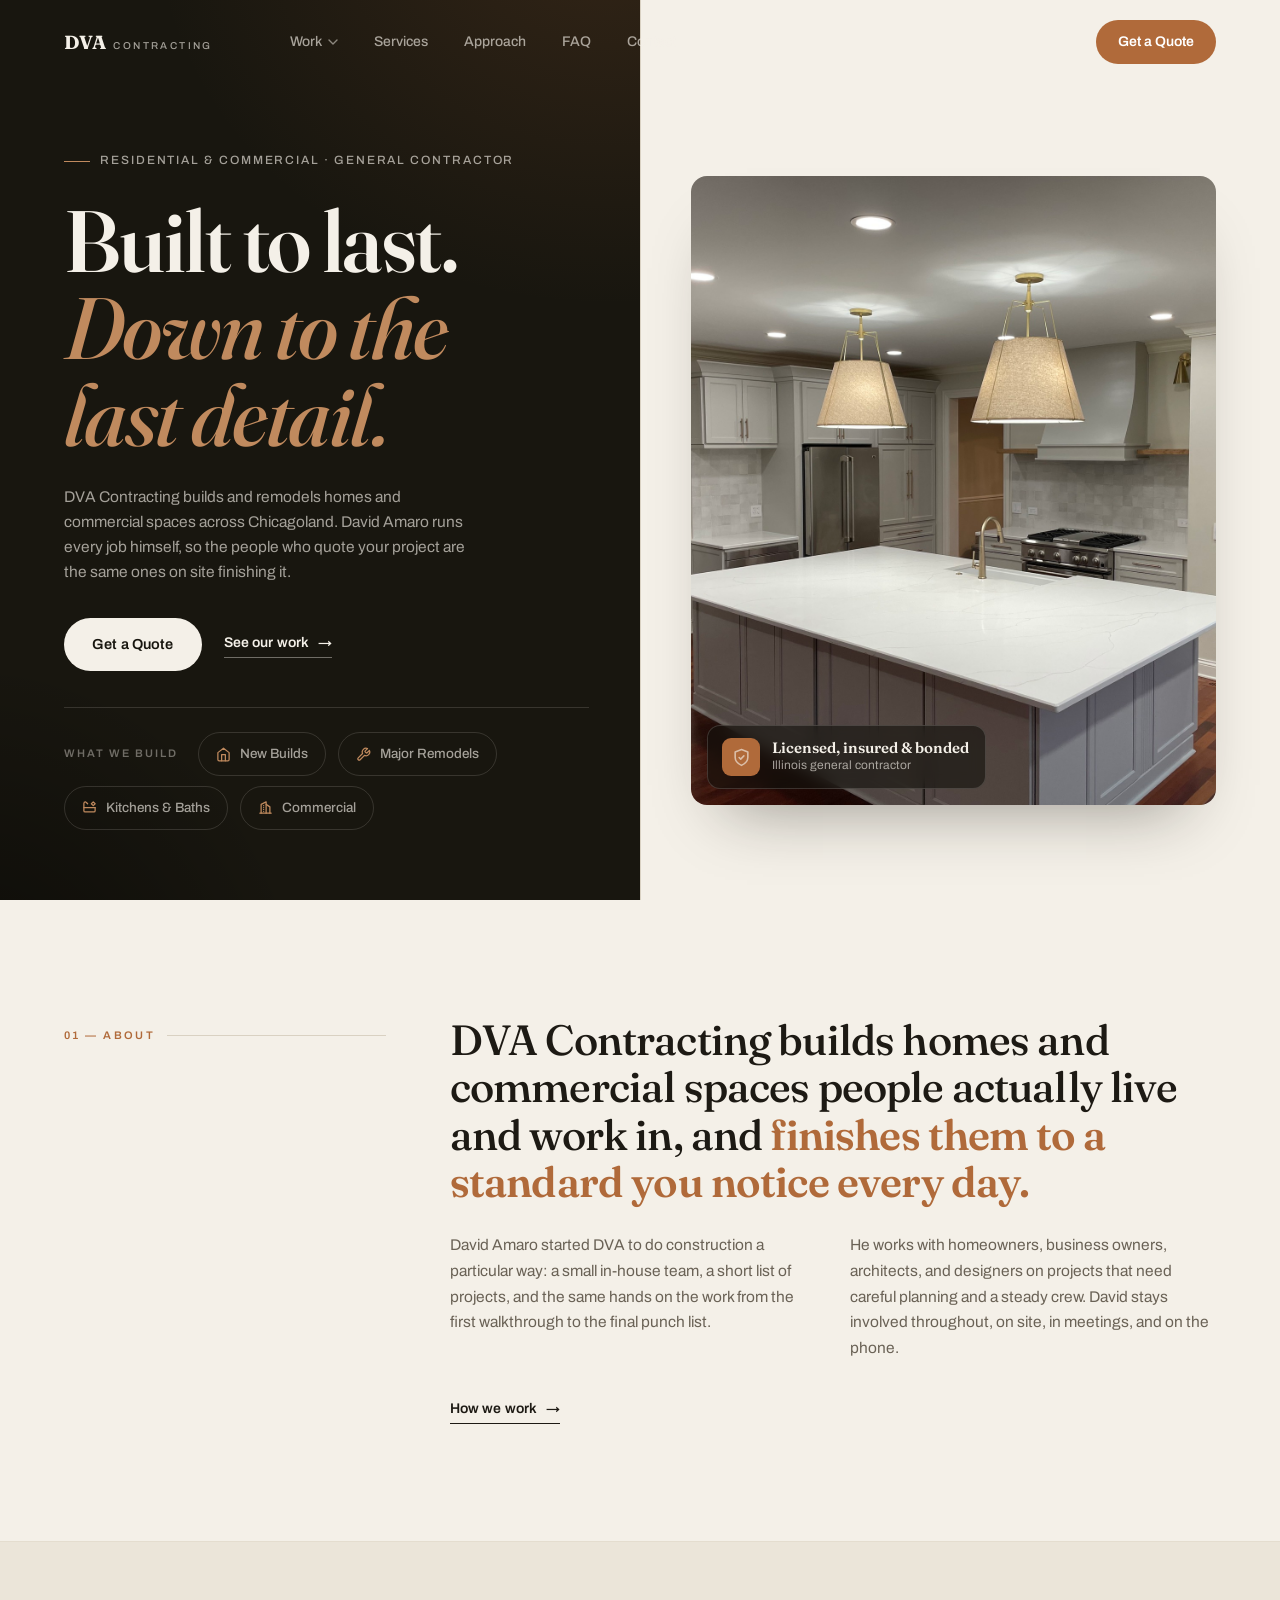
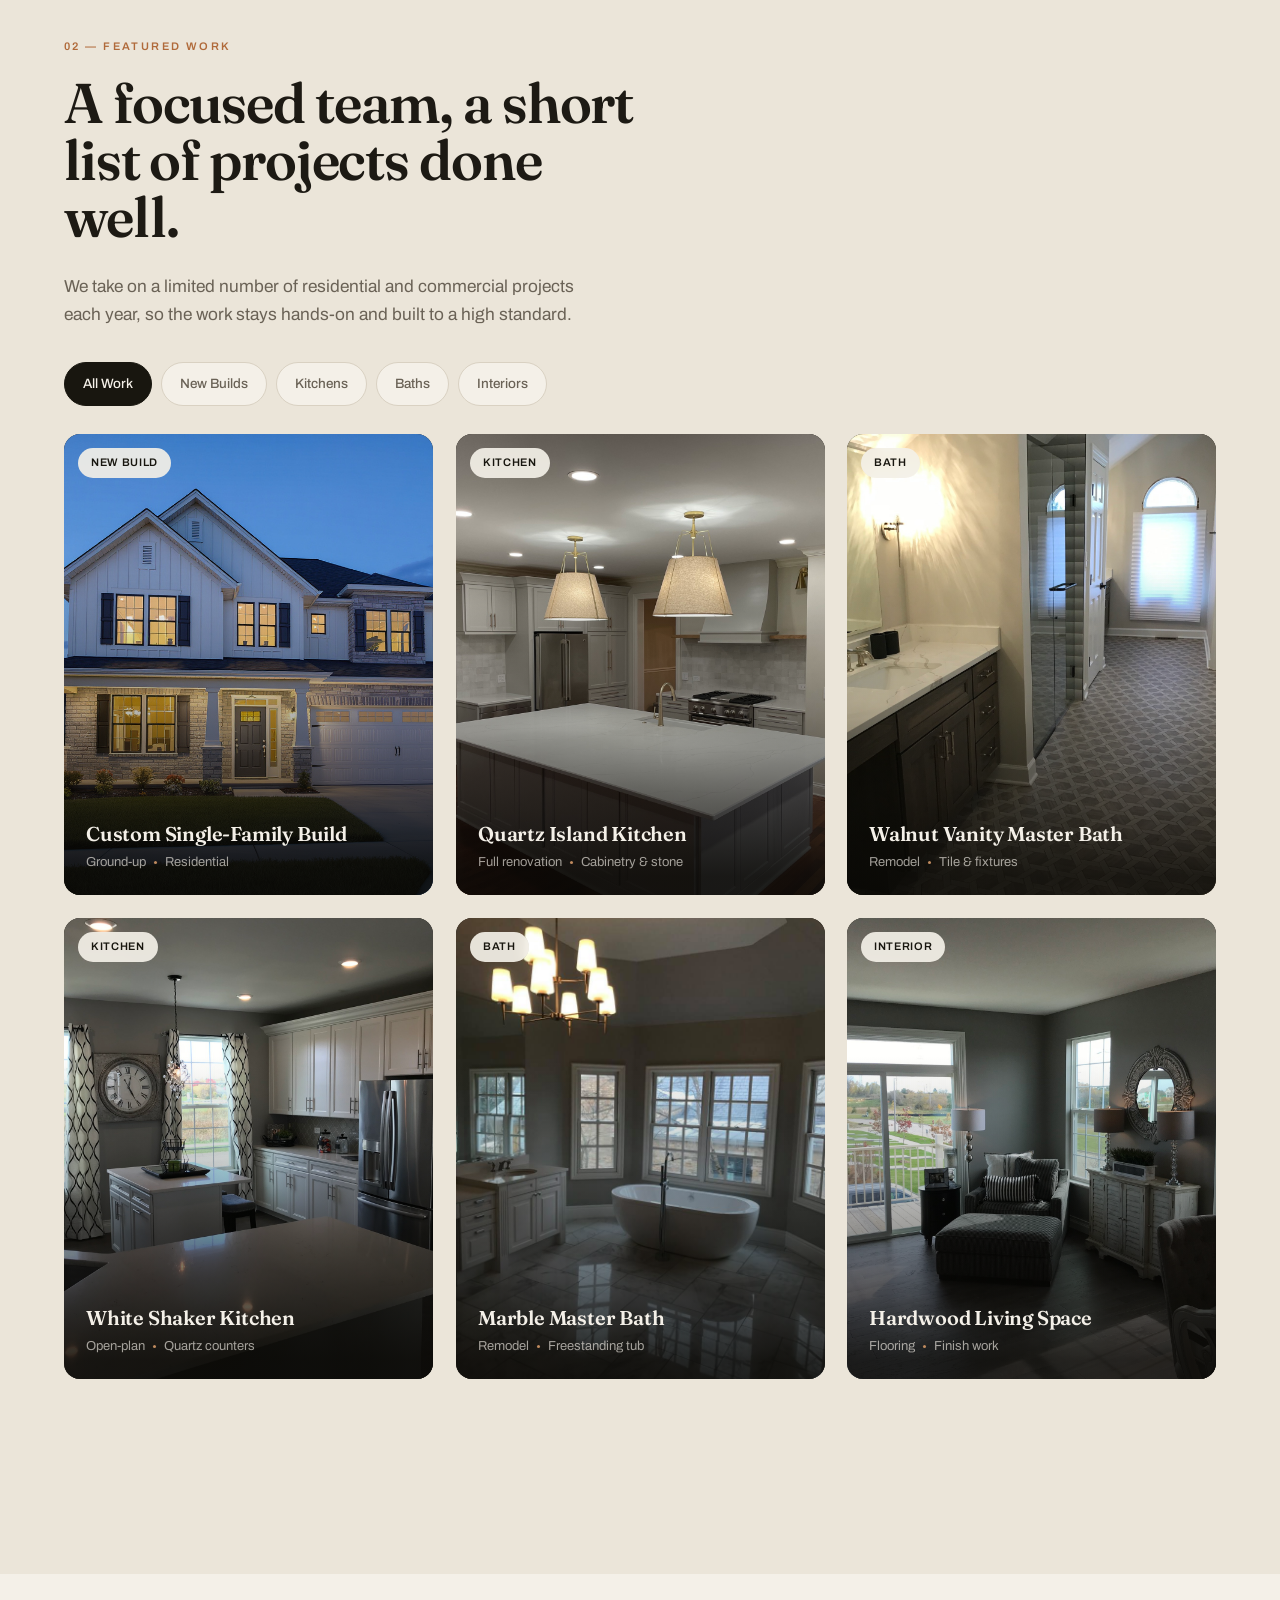
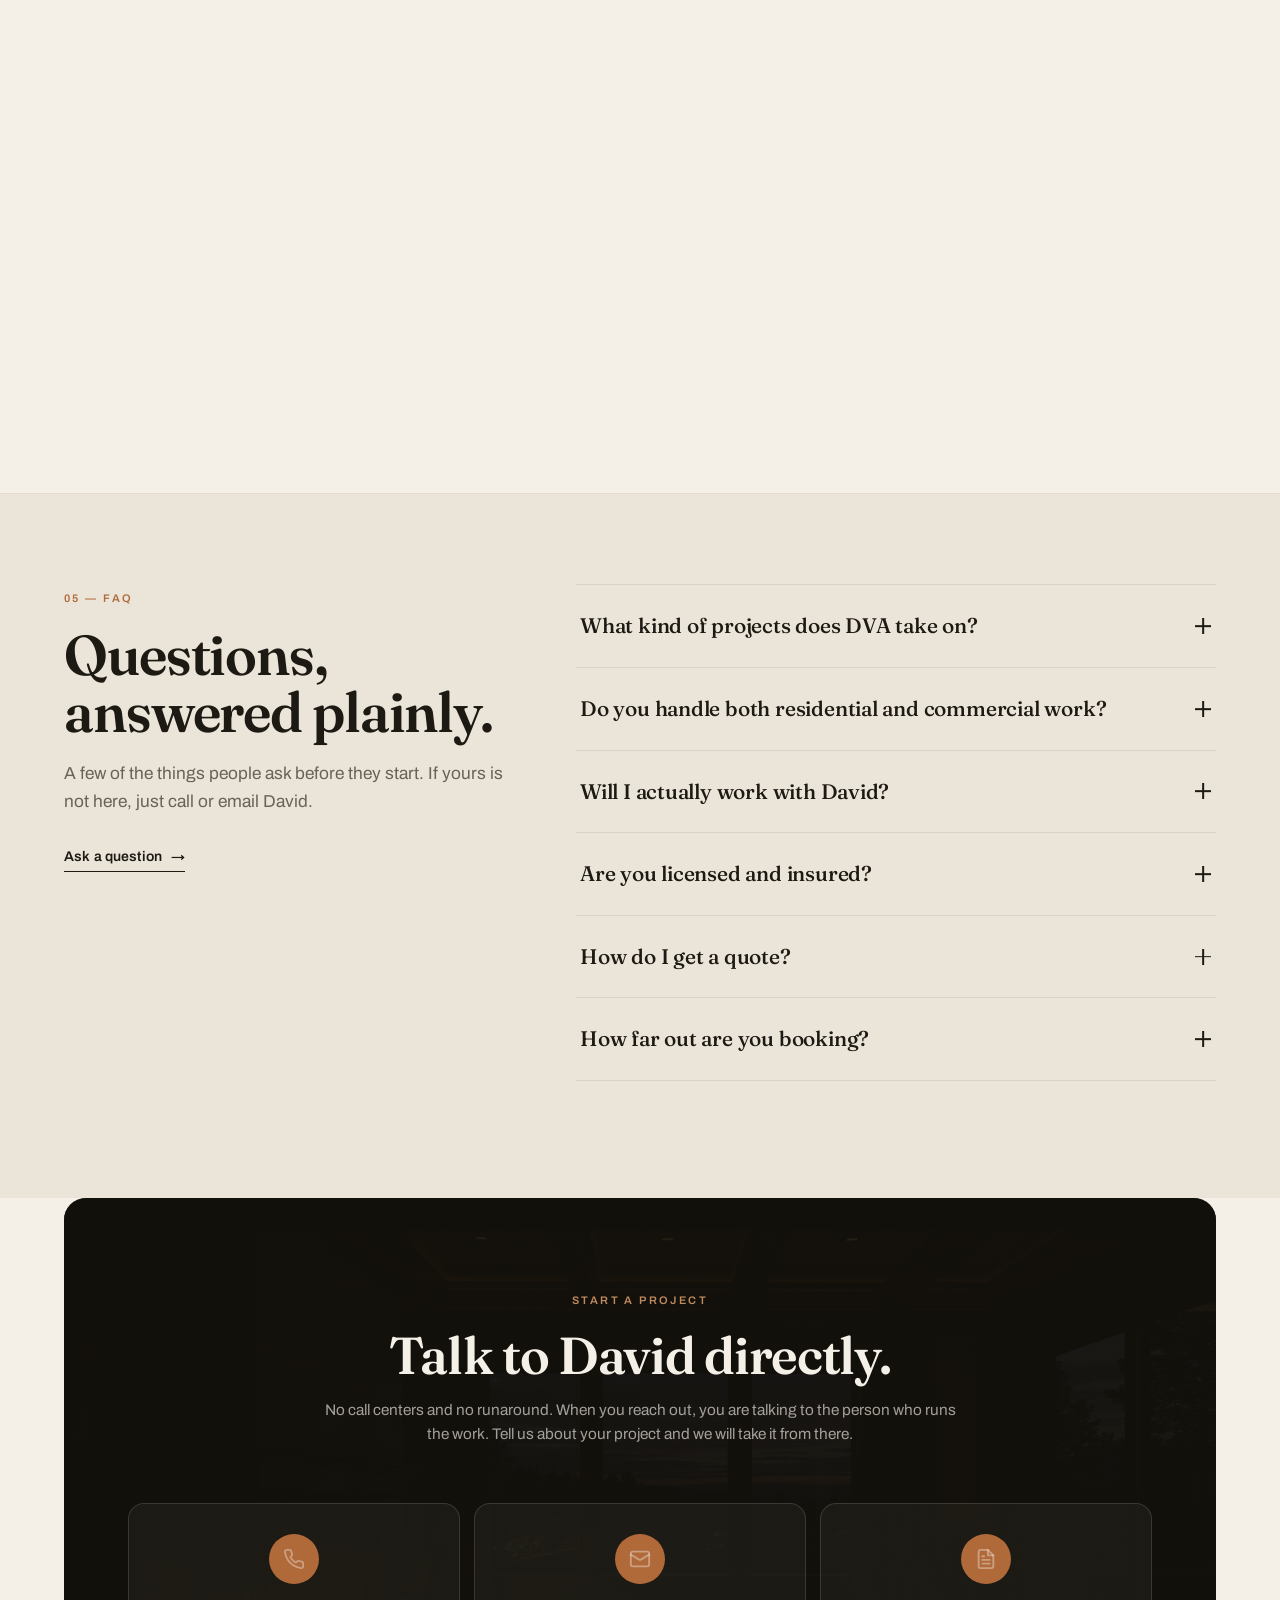
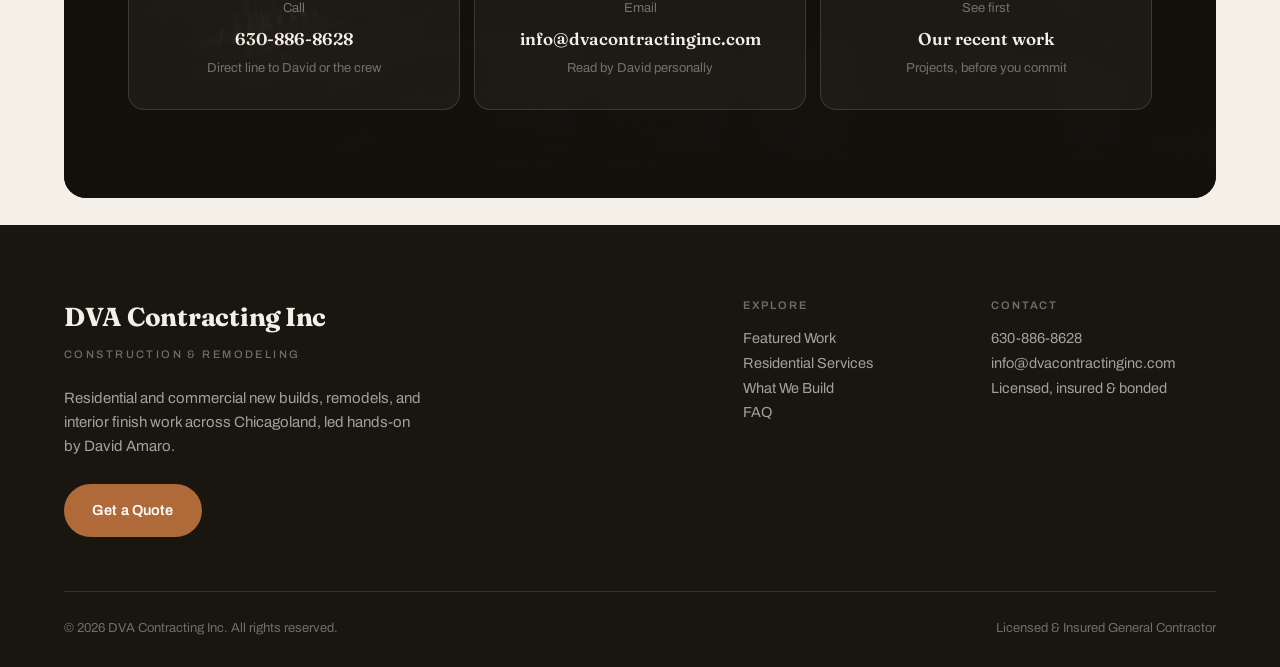
<file: index.html>
<!DOCTYPE html>
<html lang="en">
<head>
  <meta charset="UTF-8" />
  <meta name="viewport" content="width=device-width, initial-scale=1.0" />
  <meta name="theme-color" content="#18160f" />
  <meta name="description" content="DVA Contracting Inc, led by David Amaro, builds and remodels homes and commercial spaces across Chicagoland — new builds, major remodels, kitchens, baths, and interior finish work, with the same people on site from quote to closeout." />
  <title>DVA Contracting Inc | New Builds, Remodels & Interior Work</title>

  <!-- Canonical + Social -->
  <link rel="canonical" href="https://www.dvacontractinginc.com/" />
  <meta property="og:type" content="website" />
  <meta property="og:title" content="DVA Contracting Inc | New Builds, Remodels & Interior Work" />
  <meta property="og:description" content="Residential and commercial new builds, remodels, kitchens, baths, and interior finish work — led hands-on by David Amaro." />
  <meta property="og:url" content="https://www.dvacontractinginc.com/" />
  <meta property="og:image" content="https://www.dvacontractinginc.com/images/gen_exterior.jpg" />
  <meta name="twitter:card" content="summary_large_image" />
  <meta name="twitter:title" content="DVA Contracting Inc | New Builds, Remodels & Interior Work" />
  <meta name="twitter:description" content="Residential and commercial new builds, remodels, kitchens, baths, and interior finish work — led hands-on by David Amaro." />
  <meta name="twitter:image" content="https://www.dvacontractinginc.com/images/gen_exterior.jpg" />

  <!-- Structured Data (GeneralContractor) -->
  <script type="application/ld+json">
  {
    "@context": "https://schema.org",
    "@type": "GeneralContractor",
    "@id": "https://www.dvacontractinginc.com/#business",
    "name": "DVA Contracting Inc",
    "url": "https://www.dvacontractinginc.com/",
    "telephone": "+1-630-886-8628",
    "email": "info@dvacontractinginc.com",
    "image": "https://www.dvacontractinginc.com/images/gen_exterior.jpg",
    "description": "DVA Contracting Inc builds and remodels residential and commercial spaces — new builds, remodels, kitchens, baths, and interior finish work — led hands-on by David Amaro.",
    "founder": { "@type": "Person", "name": "David Amaro" }
  }
  </script>

  <link rel="preconnect" href="https://fonts.googleapis.com" />
  <link rel="preconnect" href="https://fonts.gstatic.com" crossorigin />
  <link rel="stylesheet" href="https://fonts.googleapis.com/css2?family=Archivo:wght@400;500;600&family=Fraunces:opsz,wght@9..144,400;9..144,500;9..144,600;9..144,700&display=swap" />

  <link rel="preload" as="image" href="images/kitchen.jpeg" />
  <link rel="stylesheet" href="styles.css" />
</head>
<body>

  <!-- ─────────────── NAV ─────────────── -->
  <header class="nav" id="nav">
    <div class="nav__inner">
      <a href="#top" class="nav__brand" aria-label="DVA Contracting — Home"><b>DVA</b><i>Contracting</i></a>

      <nav class="nav__links" aria-label="Primary">
        <div class="nav__item nav__item--has-mega" id="servicesNav">
          <a href="#work" class="nav__mega-trigger" aria-haspopup="true" aria-expanded="false" id="servicesTrigger">
            Work
            <svg class="nav__chevron" width="10" height="6" viewBox="0 0 10 6" fill="none" aria-hidden="true"><path d="M1 1l4 4 4-4" stroke="currentColor" stroke-width="1.4" stroke-linecap="round" stroke-linejoin="round"/></svg>
          </a>
          <div class="nav__dropdown" id="servicesDropdown" hidden>
            <a href="#work">Featured Projects</a>
            <a href="residential.html">Residential Services</a>
          </div>
        </div>
        <a href="#services">Services</a>
        <a href="#approach">Approach</a>
        <a href="#faq">FAQ</a>
        <a href="#contact">Contact</a>
      </nav>

      <a href="#contact" class="nav__cta">Get a Quote</a>

      <button class="nav__toggle" id="navToggle" aria-label="Menu" aria-expanded="false">
        <span></span><span></span>
      </button>
    </div>
  </header>

  <main id="top">

    <!-- ─────────────── HERO ─────────────── -->
    <section class="hero">
      <div class="hero__panel hero__panel--dark">
        <div class="hero__copy">
          <span class="hero__eyebrow">Residential &amp; Commercial · General Contractor</span>
          <h1 class="hero__title">Built to last.<br /><em>Down to the<br />last detail.</em></h1>
          <p class="hero__body">DVA Contracting builds and remodels homes and commercial spaces across Chicagoland. David Amaro runs every job himself, so the people who quote your project are the same ones on site finishing it.</p>
          <div class="hero__ctas">
            <a href="#contact" class="btn">Get a Quote</a>
            <a href="#work" class="link-arrow link-arrow--light">See our work <span aria-hidden="true">&#8594;</span></a>
          </div>

          <div class="hero__bar">
            <span class="hero__bar-label">What we build</span>
            <span class="hero__chip"><svg viewBox="0 0 24 24" fill="none" stroke="currentColor" stroke-width="2" stroke-linecap="round" stroke-linejoin="round"><path d="m3 9 9-7 9 7v11a2 2 0 0 1-2 2H5a2 2 0 0 1-2-2z"/><path d="M9 22V12h6v10"/></svg>New Builds</span>
            <span class="hero__chip"><svg viewBox="0 0 24 24" fill="none" stroke="currentColor" stroke-width="2" stroke-linecap="round" stroke-linejoin="round"><path d="M14.7 6.3a1 1 0 0 0 0 1.4l1.6 1.6a1 1 0 0 0 1.4 0l3.77-3.77a6 6 0 0 1-7.94 7.94l-6.91 6.91a2.12 2.12 0 0 1-3-3l6.91-6.91a6 6 0 0 1 7.94-7.94l-3.76 3.76z"/></svg>Major Remodels</span>
            <span class="hero__chip"><svg viewBox="0 0 24 24" fill="none" stroke="currentColor" stroke-width="2" stroke-linecap="round" stroke-linejoin="round"><path d="M9 6 6.5 3.5a1.5 1.5 0 0 0-1-.5C4 3 3 4 3 5.5V17a2 2 0 0 0 2 2h14a2 2 0 0 0 2-2v-5"/><path d="M3 12h18"/><path d="m18 3-3 3 3 3 3-3z"/></svg>Kitchens &amp; Baths</span>
            <span class="hero__chip"><svg viewBox="0 0 24 24" fill="none" stroke="currentColor" stroke-width="2" stroke-linecap="round" stroke-linejoin="round"><path d="M3 21h18"/><path d="M5 21V7l8-4v18"/><path d="M19 21V11l-6-4"/><path d="M9 9v.01M9 12v.01M9 15v.01M9 18v.01"/></svg>Commercial</span>
          </div>
        </div>
      </div>

      <div class="hero__panel hero__panel--light">
        <figure class="hero__media">
          <img src="images/kitchen.jpeg" alt="Kitchen remodel by DVA Contracting with a large quartz island, custom grey cabinetry, brass pendant lighting, and hardwood floors." />
          <div class="hero__stat">
            <span class="hero__stat-ic" aria-hidden="true">
              <svg viewBox="0 0 24 24" fill="none" stroke="currentColor" stroke-width="2" stroke-linecap="round" stroke-linejoin="round"><path d="M12 22s8-4 8-10V5l-8-3-8 3v7c0 6 8 10 8 10z"/><path d="m9 12 2 2 4-4"/></svg>
            </span>
            <span>
              <b>Licensed, insured &amp; bonded</b>
              <span>Illinois general contractor</span>
            </span>
          </div>
        </figure>
      </div>
    </section>

    <!-- ─────────────── ABOUT ─────────────── -->
    <section class="about" id="approach" data-reveal>
      <div class="about__inner">
        <div class="about__tag"><span class="eyebrow">01 — About</span></div>
        <div>
          <p class="about__statement">DVA Contracting builds homes and commercial spaces people actually live and work in, and <b>finishes them to a standard you notice every day.</b></p>
          <div class="about__body" data-reveal-stagger>
            <p>David Amaro started DVA to do construction a particular way: a small in-house team, a short list of projects, and the same hands on the work from the first walkthrough to the final punch list.</p>
            <p>He works with homeowners, business owners, architects, and designers on projects that need careful planning and a steady crew. David stays involved throughout, on site, in meetings, and on the phone.</p>
          </div>
          <div class="about__cta">
            <a href="#services" class="link-arrow">How we work <span aria-hidden="true">&#8594;</span></a>
          </div>
        </div>
      </div>
    </section>

    <!-- ─────────────── WORK ─────────────── -->
    <section class="work" id="work">
      <div class="work__inner">
        <header class="work__head" data-reveal>
          <div class="work__head-l">
            <span class="eyebrow">02 — Featured Work</span>
            <h2 class="section-title">A focused team, a short<br />list of projects done well.</h2>
          </div>
          <p class="lede">We take on a limited number of residential and commercial projects each year, so the work stays hands-on and built to a high standard.</p>
        </header>

        <div class="work__filters" id="workFilters" data-reveal>
          <button class="work__filter is-active" data-filter="all">All Work</button>
          <button class="work__filter" data-filter="new">New Builds</button>
          <button class="work__filter" data-filter="kitchens">Kitchens</button>
          <button class="work__filter" data-filter="baths">Baths</button>
          <button class="work__filter" data-filter="interiors">Interiors</button>
        </div>

        <div class="work__grid" id="workGrid" data-reveal-stagger>
          <article class="work-card" data-cat="new">
            <img src="images/gen_exterior.jpg" alt="Newly built two-story home with board-and-batten siding, stone accents, and warm interior lights at dusk." />
            <div class="work-card__scrim"></div>
            <span class="work-card__tag">New Build</span>
            <div class="work-card__body">
              <h3 class="work-card__title">Custom Single-Family Build</h3>
              <p class="work-card__meta">Ground-up <span class="dot"></span> Residential</p>
            </div>
          </article>

          <article class="work-card" data-cat="kitchens">
            <img src="images/kitchen.jpeg" alt="Kitchen with oversized quartz island, custom grey cabinetry, and brass pendant lighting." />
            <div class="work-card__scrim"></div>
            <span class="work-card__tag">Kitchen</span>
            <div class="work-card__body">
              <h3 class="work-card__title">Quartz Island Kitchen</h3>
              <p class="work-card__meta">Full renovation <span class="dot"></span> Cabinetry &amp; stone</p>
            </div>
          </article>

          <article class="work-card" data-cat="baths">
            <img src="images/bathroom.jpeg" alt="Bathroom remodel with dark walnut vanity, quartz counter, glass shower, and geometric tile floor." />
            <div class="work-card__scrim"></div>
            <span class="work-card__tag">Bath</span>
            <div class="work-card__body">
              <h3 class="work-card__title">Walnut Vanity Master Bath</h3>
              <p class="work-card__meta">Remodel <span class="dot"></span> Tile &amp; fixtures</p>
            </div>
          </article>

          <article class="work-card" data-cat="kitchens">
            <img src="images/res_kitchen.jpg" alt="White shaker kitchen with quartz counters and stainless appliances in a bright open layout." />
            <div class="work-card__scrim"></div>
            <span class="work-card__tag">Kitchen</span>
            <div class="work-card__body">
              <h3 class="work-card__title">White Shaker Kitchen</h3>
              <p class="work-card__meta">Open-plan <span class="dot"></span> Quartz counters</p>
            </div>
          </article>

          <article class="work-card" data-cat="baths">
            <img src="images/res_bathroom.jpg" alt="Master bathroom with polished marble floor, freestanding soaking tub, and custom white vanity." />
            <div class="work-card__scrim"></div>
            <span class="work-card__tag">Bath</span>
            <div class="work-card__body">
              <h3 class="work-card__title">Marble Master Bath</h3>
              <p class="work-card__meta">Remodel <span class="dot"></span> Freestanding tub</p>
            </div>
          </article>

          <article class="work-card" data-cat="interiors">
            <img src="images/flooring_3.jpg" alt="Living space with dark hardwood flooring, large windows, and clean transitions." />
            <div class="work-card__scrim"></div>
            <span class="work-card__tag">Interior</span>
            <div class="work-card__body">
              <h3 class="work-card__title">Hardwood Living Space</h3>
              <p class="work-card__meta">Flooring <span class="dot"></span> Finish work</p>
            </div>
          </article>
        </div>

        <div class="work__foot" data-reveal>
          <a href="residential.html" class="btn btn--ink">View all residential work <span aria-hidden="true">&#8594;</span></a>
        </div>
      </div>
    </section>

    <!-- ─────────────── SERVICES (mission split) ─────────────── -->
    <section class="mission" id="services">
      <div class="mission__inner">
        <div class="mission__copy" data-reveal>
          <span class="eyebrow">03 — Services</span>
          <h2 class="section-title">Wherever we build,<br />we build it to last.</h2>
          <p class="lede">Good construction shows up in the small things: how a door swings, how tile meets at a corner, how the work holds up after the photos are taken. That is the part we pay attention to.</p>
          <dl class="mission__list" data-reveal-stagger>
            <div>
              <span class="mission__num">01</span>
              <div>
                <dt>New Builds</dt>
                <dd>Ground-up residential and commercial projects, coordinated from early planning through final detail.</dd>
              </div>
            </div>
            <div>
              <span class="mission__num">02</span>
              <div>
                <dt>Major Remodels</dt>
                <dd>Larger renovations that change how a home or business space works, without losing what gave it character.</dd>
              </div>
            </div>
            <div>
              <span class="mission__num">03</span>
              <div>
                <dt>Kitchens &amp; Baths</dt>
                <dd>Cabinetry, stone, tile, and fixtures handled with close attention to fit, layout, and daily use.</dd>
              </div>
            </div>
            <div>
              <span class="mission__num">04</span>
              <div>
                <dt>Interior &amp; Commercial</dt>
                <dd>Finish upgrades and build-outs scheduled cleanly and built to hold up over the long run.</dd>
              </div>
            </div>
          </dl>
        </div>

        <figure class="mission__media" data-reveal>
          <img src="images/res_bathroom.jpg" alt="Finished master bathroom with marble tile floor and freestanding tub by DVA Contracting." />
          <div class="mission__badge">
            <b>One crew</b>
            <span>Quote to closeout</span>
          </div>
        </figure>
      </div>
    </section>

    <!-- ─────────────── TESTIMONIAL ─────────────── -->
    <section class="quote" data-reveal>
      <div class="quote__inner">
        <div class="quote__bg">
          <img src="images/hero.jpeg" alt="" aria-hidden="true" />
        </div>
        <div class="quote__content">
          <span class="quote__mark" aria-hidden="true">&ldquo;</span>
          <p class="quote__text">They treated our remodel like it was their own house. The crew showed up when they said they would, the work was clean, and David picked up the phone every time we had a question.</p>
          <div class="quote__foot">
            <div class="quote__stars" aria-label="5 out of 5 stars">
              <svg viewBox="0 0 24 24" fill="currentColor"><path d="m12 2 3 6.6 7.3.7-5.4 4.9 1.5 7.1L12 18l-6.4 3.3 1.5-7.1L1.7 9.3 9 8.6z"/></svg>
              <svg viewBox="0 0 24 24" fill="currentColor"><path d="m12 2 3 6.6 7.3.7-5.4 4.9 1.5 7.1L12 18l-6.4 3.3 1.5-7.1L1.7 9.3 9 8.6z"/></svg>
              <svg viewBox="0 0 24 24" fill="currentColor"><path d="m12 2 3 6.6 7.3.7-5.4 4.9 1.5 7.1L12 18l-6.4 3.3 1.5-7.1L1.7 9.3 9 8.6z"/></svg>
              <svg viewBox="0 0 24 24" fill="currentColor"><path d="m12 2 3 6.6 7.3.7-5.4 4.9 1.5 7.1L12 18l-6.4 3.3 1.5-7.1L1.7 9.3 9 8.6z"/></svg>
              <svg viewBox="0 0 24 24" fill="currentColor"><path d="m12 2 3 6.6 7.3.7-5.4 4.9 1.5 7.1L12 18l-6.4 3.3 1.5-7.1L1.7 9.3 9 8.6z"/></svg>
            </div>
            <span class="quote__by"><b>Homeowner</b>Kitchen &amp; bath remodel · Naperville</span>
          </div>
        </div>
      </div>
    </section>

    <!-- ─────────────── CRAFT ─────────────── -->
    <section class="craft" id="craft">
      <div class="craft__inner">
        <header class="craft__head" data-reveal>
          <span class="eyebrow">04 — Craft</span>
          <h2 class="section-title">The work shows<br />in the finish.</h2>
          <p class="lede">The selections and detailing get the same care as the structure behind them. That is what carries a project from finished to done well.</p>
        </header>
        <div class="craft__grid" data-reveal-stagger>
          <div class="craft__item">
            <h3>Stone &amp; Surface</h3>
            <p>Material selection, slab layout, and finish decisions handled with the same care as the build itself.</p>
          </div>
          <div class="craft__item">
            <h3>Millwork</h3>
            <p>Cabinetry and trim detailed for proportion, durability, and a clean, square installation.</p>
          </div>
          <div class="craft__item">
            <h3>Lighting &amp; Plumbing</h3>
            <p>Fixtures and finish elements chosen to support the architecture rather than compete with it.</p>
          </div>
        </div>
      </div>
    </section>

    <!-- ─────────────── FAQ ─────────────── -->
    <section class="faq" id="faq">
      <div class="faq__inner">
        <div class="faq__head" data-reveal>
          <span class="eyebrow">05 — FAQ</span>
          <h2 class="section-title">Questions,<br />answered plainly.</h2>
          <p class="lede">A few of the things people ask before they start. If yours is not here, just call or email David.</p>
          <a href="#contact" class="link-arrow faq__more">Ask a question <span aria-hidden="true">&#8594;</span></a>
        </div>

        <div class="faq__list" id="faqList" data-reveal>
          <div class="faq__item">
            <button class="faq__q">What kind of projects does DVA take on?<span class="faq__icon" aria-hidden="true"></span></button>
            <div class="faq__a"><div class="faq__a-inner"><p>New builds, major remodels, kitchens and baths, and interior finish work, for both homes and commercial spaces. We keep the project list short on purpose so each one gets real attention.</p></div></div>
          </div>
          <div class="faq__item">
            <button class="faq__q">Do you handle both residential and commercial work?<span class="faq__icon" aria-hidden="true"></span></button>
            <div class="faq__a"><div class="faq__a-inner"><p>Yes. The work runs from custom homes and full remodels to commercial interior build-outs and finish upgrades. The same crew and the same standard apply either way.</p></div></div>
          </div>
          <div class="faq__item">
            <button class="faq__q">Will I actually work with David?<span class="faq__icon" aria-hidden="true"></span></button>
            <div class="faq__a"><div class="faq__a-inner"><p>You will. David walks the project, puts together the quote, and stays involved through closeout. The person you talk to up front is the one running the work on site.</p></div></div>
          </div>
          <div class="faq__item">
            <button class="faq__q">Are you licensed and insured?<span class="faq__icon" aria-hidden="true"></span></button>
            <div class="faq__a"><div class="faq__a-inner"><p>DVA Contracting is a licensed, insured, and bonded general contractor. We are glad to share details when we talk about your project.</p></div></div>
          </div>
          <div class="faq__item">
            <button class="faq__q">How do I get a quote?<span class="faq__icon" aria-hidden="true"></span></button>
            <div class="faq__a"><div class="faq__a-inner"><p>Send a short note with the basics of your project, or call. David reads every inquiry himself and gets back to you within two business days to set up a walkthrough.</p></div></div>
          </div>
          <div class="faq__item">
            <button class="faq__q">How far out are you booking?<span class="faq__icon" aria-hidden="true"></span></button>
            <div class="faq__a"><div class="faq__a-inner"><p>It depends on the size of the job and the time of year. Reach out early with your timeline and we will be straight with you about when we can start.</p></div></div>
          </div>
        </div>
      </div>
    </section>

    <!-- ─────────────── CONTACT BAND ─────────────── -->
    <section class="contact" id="contact" data-reveal>
      <div class="contact__inner">
        <div class="contact__bg"><img src="images/gen_band.jpg" alt="" aria-hidden="true" /></div>
        <div class="contact__top">
          <span class="eyebrow eyebrow--dark">Start a project</span>
          <h2 class="contact__title">Talk to David directly.</h2>
          <p class="contact__sub">No call centers and no runaround. When you reach out, you are talking to the person who runs the work. Tell us about your project and we will take it from there.</p>
        </div>
        <div class="contact__cards" data-reveal-stagger>
          <a class="contact-card" href="tel:+16308868628">
            <span class="contact-card__ic" aria-hidden="true"><svg viewBox="0 0 24 24" fill="none" stroke="currentColor" stroke-width="2" stroke-linecap="round" stroke-linejoin="round"><path d="M22 16.92v3a2 2 0 0 1-2.18 2 19.79 19.79 0 0 1-8.63-3.07 19.5 19.5 0 0 1-6-6 19.79 19.79 0 0 1-3.07-8.67A2 2 0 0 1 4.11 2h3a2 2 0 0 1 2 1.72c.13.96.36 1.9.7 2.81a2 2 0 0 1-.45 2.11L8.09 9.91a16 16 0 0 0 6 6l1.27-1.27a2 2 0 0 1 2.11-.45c.9.34 1.85.57 2.81.7A2 2 0 0 1 22 16.92z"/></svg></span>
            <span>Call</span>
            <b>630-886-8628</b>
            <span>Direct line to David or the crew</span>
          </a>
          <a class="contact-card" href="mailto:info@dvacontractinginc.com">
            <span class="contact-card__ic" aria-hidden="true"><svg viewBox="0 0 24 24" fill="none" stroke="currentColor" stroke-width="2" stroke-linecap="round" stroke-linejoin="round"><rect x="2" y="4" width="20" height="16" rx="2"/><path d="m22 7-8.97 5.7a1.94 1.94 0 0 1-2.06 0L2 7"/></svg></span>
            <span>Email</span>
            <b>info@dvacontractinginc.com</b>
            <span>Read by David personally</span>
          </a>
          <a class="contact-card" href="#work">
            <span class="contact-card__ic" aria-hidden="true"><svg viewBox="0 0 24 24" fill="none" stroke="currentColor" stroke-width="2" stroke-linecap="round" stroke-linejoin="round"><path d="M14 2H6a2 2 0 0 0-2 2v16a2 2 0 0 0 2 2h12a2 2 0 0 0 2-2V8z"/><path d="M14 2v6h6"/><path d="M16 13H8M16 17H8M10 9H8"/></svg></span>
            <span>See first</span>
            <b>Our recent work</b>
            <span>Projects, before you commit</span>
          </a>
        </div>
      </div>
    </section>

  </main>

  <!-- ─────────────── FOOTER ─────────────── -->
  <footer class="footer">
    <div class="footer__inner">
      <div class="footer__top">
        <div>
          <span class="footer__brand">DVA Contracting Inc<i>Construction &amp; Remodeling</i></span>
          <p class="footer__pitch">Residential and commercial new builds, remodels, and interior finish work across Chicagoland, led hands-on by David Amaro.</p>
          <a href="#contact" class="btn btn--clay footer__cta">Get a Quote</a>
        </div>
        <div class="footer__cols">
          <div>
            <span class="footer__label">Explore</span>
            <p>
              <a href="#work">Featured Work</a><br />
              <a href="residential.html">Residential Services</a><br />
              <a href="#services">What We Build</a><br />
              <a href="#faq">FAQ</a>
            </p>
          </div>
          <div>
            <span class="footer__label">Contact</span>
            <p>
              <a href="tel:+16308868628">630-886-8628</a><br />
              <a href="mailto:info@dvacontractinginc.com">info@dvacontractinginc.com</a><br />
              Licensed, insured &amp; bonded
            </p>
          </div>
        </div>
      </div>
      <div class="footer__base">
        <span>© <span id="year"></span> DVA Contracting Inc. All rights reserved.</span>
        <span>Licensed &amp; Insured General Contractor</span>
      </div>
    </div>
  </footer>

  <script src="script.js"></script>
</body>
</html>
</file>
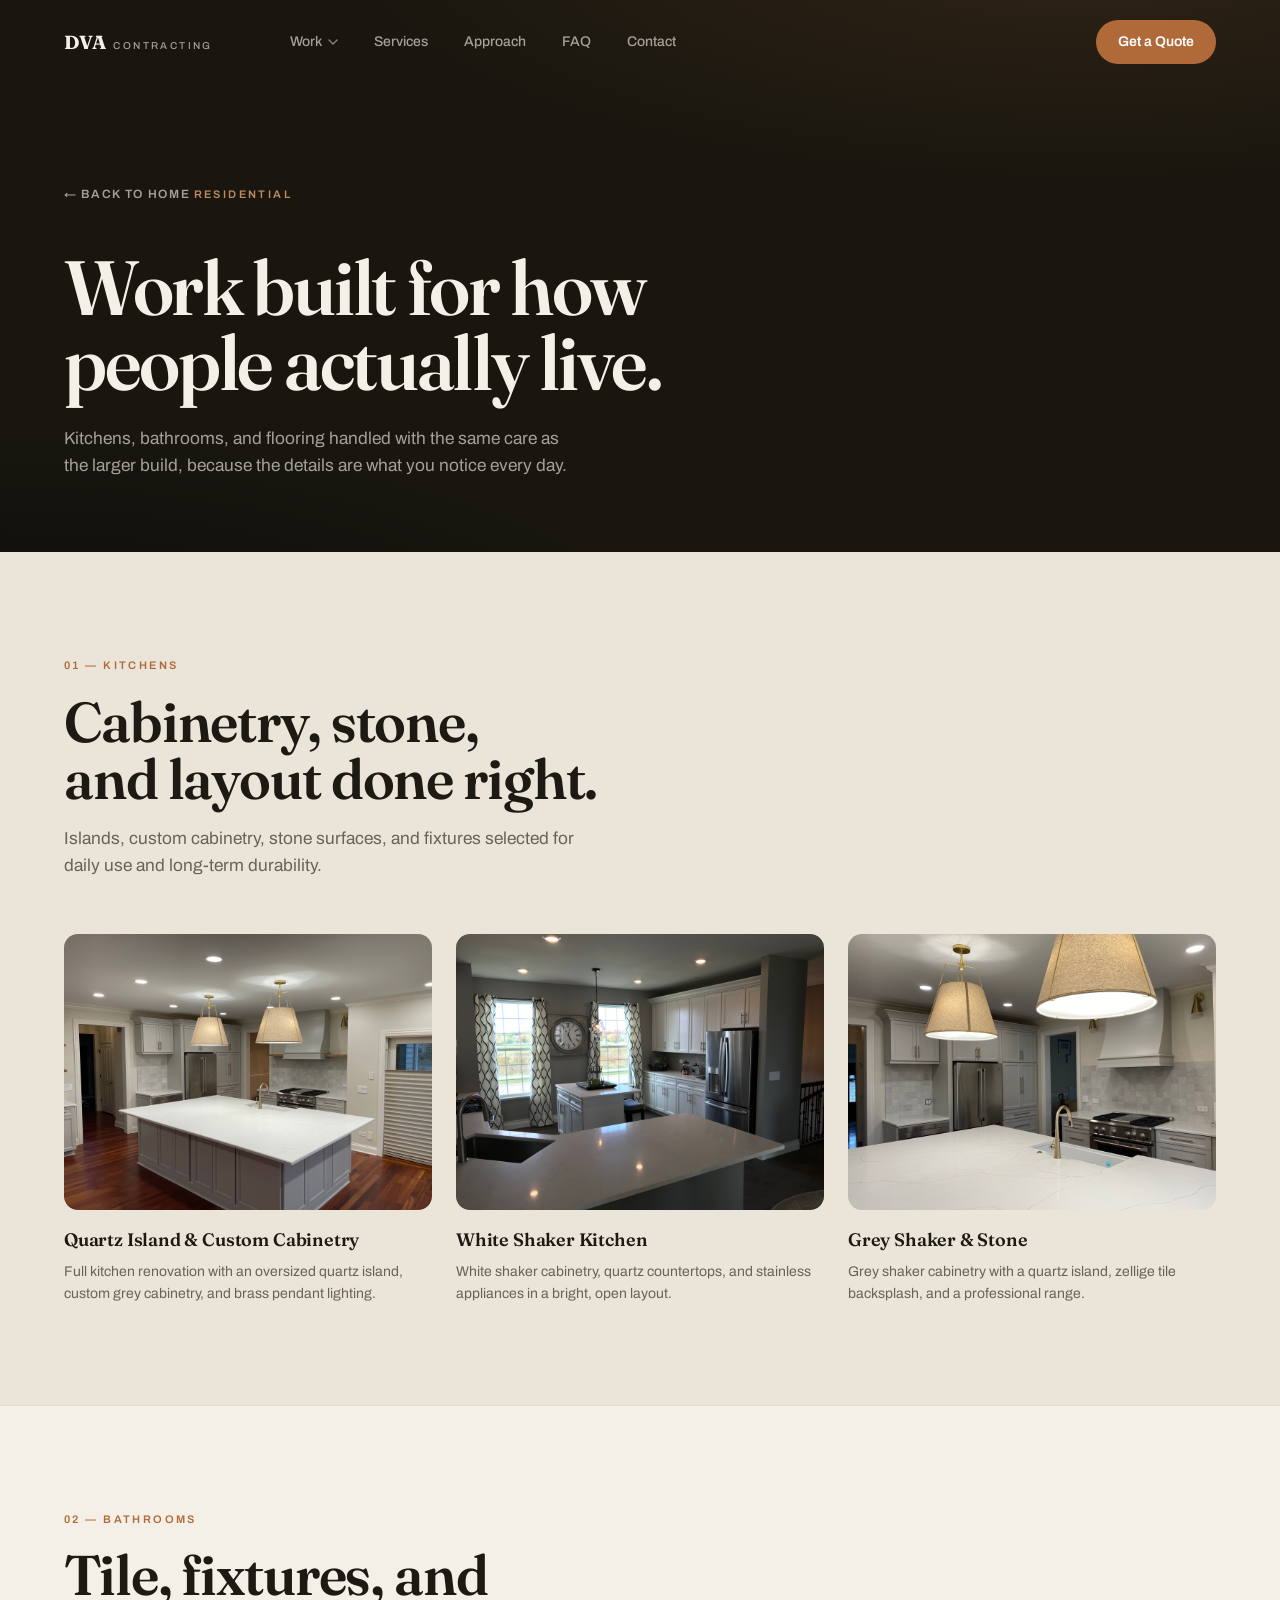
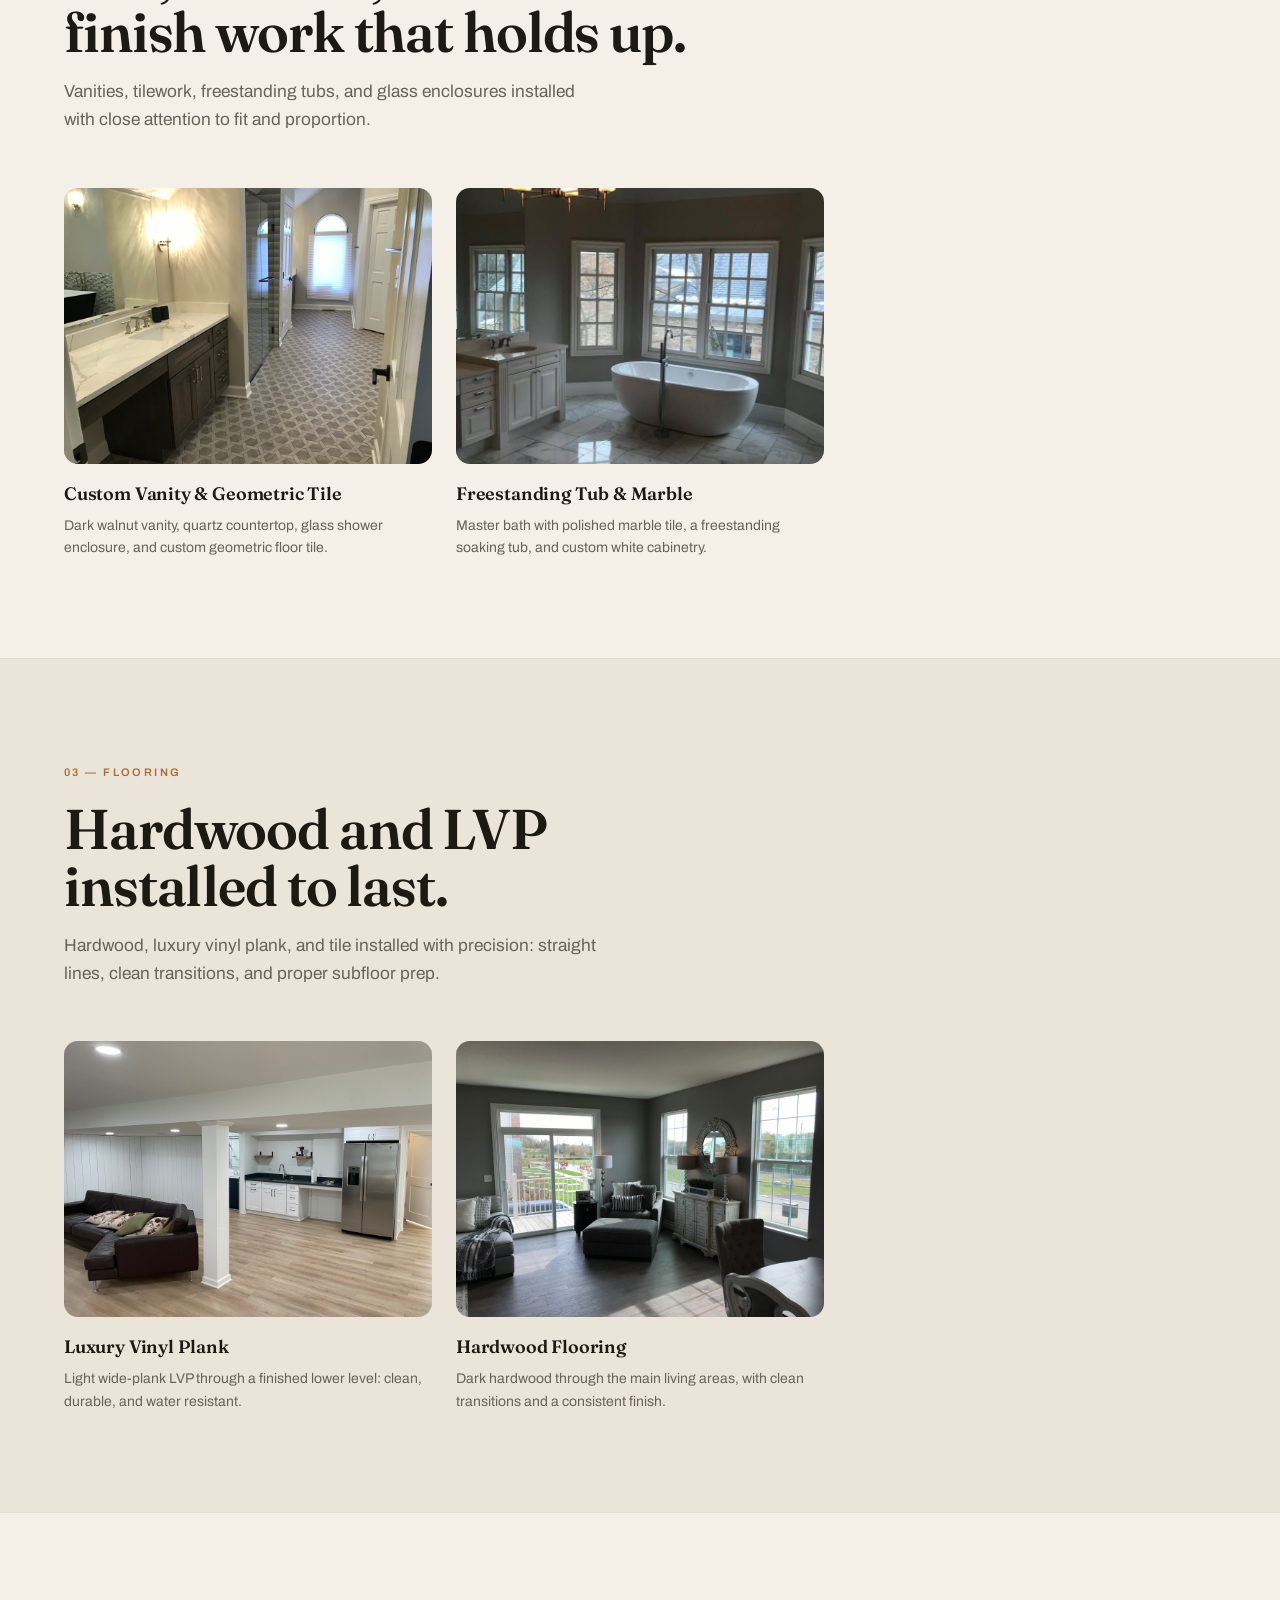
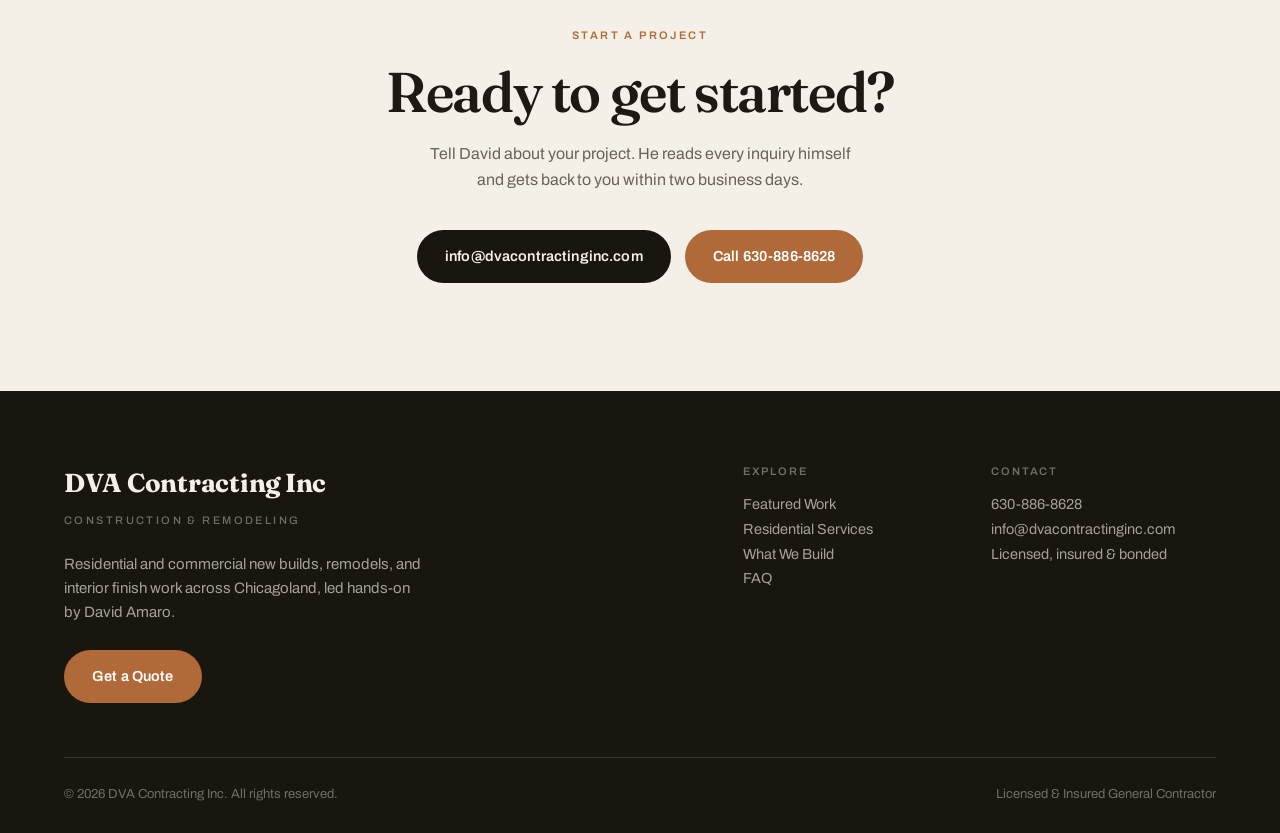
<file: residential.html>
<!DOCTYPE html>
<html lang="en">
<head>
<meta charset="UTF-8" />
<meta name="viewport" content="width=device-width, initial-scale=1.0" />
<meta name="theme-color" content="#18160f" />
<meta name="description" content="DVA Contracting Inc residential services — kitchens, bathrooms, and flooring built with expert craftsmanship across Chicagoland." />
<title>Residential Services | DVA Contracting Inc</title>
<link rel="canonical" href="https://www.dvacontractinginc.com/residential.html" />
<link rel="preconnect" href="https://fonts.googleapis.com" />
<link rel="preconnect" href="https://fonts.gstatic.com" crossorigin />
<link rel="stylesheet" href="https://fonts.googleapis.com/css2?family=Archivo:wght@400;500;600&family=Fraunces:opsz,wght@9..144,400;9..144,500;9..144,600;9..144,700&display=swap" />
<link rel="stylesheet" href="styles.css" />
<style>
.page-hero {
  position: relative;
  background: var(--ink);
  color: var(--on-dark);
  padding: clamp(150px, 20vh, 220px) var(--gutter) clamp(56px, 8vh, 88px);
  overflow: hidden;
}
.page-hero::before {
  content: ""; position: absolute; inset: 0; pointer-events: none;
  background:
    radial-gradient(110% 80% at 85% -10%, rgba(176,106,58,.16), transparent 55%),
    radial-gradient(90% 70% at 0% 120%, rgba(0,0,0,.5), transparent 60%);
}
.page-hero__inner { position: relative; max-width: var(--max); margin: 0 auto; }
.page-hero__back {
  display: inline-flex; align-items: center; gap: 8px;
  font-size: 12px; font-weight: 600; letter-spacing: .14em; text-transform: uppercase;
  color: var(--on-dark-dim); margin-bottom: 30px; transition: color .25s var(--ease), gap .25s var(--ease);
}
.page-hero__back:hover { color: var(--on-dark); gap: 12px; }
.page-hero h1 {
  font-family: var(--ff-display); font-weight: 600;
  font-size: clamp(38px, 6vw, 78px); line-height: .98; letter-spacing: -0.03em;
  color: var(--on-dark); margin: 16px 0 0;
}
.page-hero .lede { color: var(--on-dark-dim); margin-top: 24px; max-width: 52ch; }

.res-section { padding: clamp(72px, 11vh, 128px) 0; border-bottom: 1px solid var(--line-soft); }
.res-section:nth-child(even) { background: var(--paper-2); }
.res-section__inner { max-width: var(--max); margin: 0 auto; padding: 0 var(--gutter); }
.res-section__head { margin-bottom: clamp(36px, 6vh, 56px); max-width: 640px; }
.res-section__head .section-title { margin: 16px 0 18px; }
.res-grid { display: grid; grid-template-columns: repeat(3, 1fr); gap: clamp(16px, 2vw, 24px); }
.res-grid__item { display: flex; flex-direction: column; }
.res-grid__media {
  position: relative; border-radius: 14px; overflow: hidden;
  aspect-ratio: 4 / 3; background: var(--ink); margin-bottom: 16px;
}
.res-grid__media img {
  width: 100%; height: 100%; object-fit: cover; display: block;
  transition: transform .8s var(--ease);
}
.res-grid__item:hover .res-grid__media img { transform: scale(1.05); }
.res-grid__label {
  font-family: var(--ff-display); font-weight: 600; font-size: 18px;
  letter-spacing: -0.01em; color: var(--text); margin-bottom: 6px;
}
.res-grid__desc { font-size: 14px; color: var(--text-dim); line-height: 1.6; }

.res-cta { padding: clamp(80px, 12vh, 140px) 0; text-align: center; }
.res-cta__inner { max-width: 640px; margin: 0 auto; padding: 0 var(--gutter); }
.res-cta__title {
  font-family: var(--ff-display); font-weight: 600;
  font-size: clamp(32px, 4.4vw, 56px); line-height: 1.04; letter-spacing: -0.025em;
  color: var(--text); margin-top: 16px;
}
.res-cta__body { margin: 20px auto 0; color: var(--text-dim); font-size: 16px; line-height: 1.65; max-width: 48ch; }
.res-cta__actions { margin-top: 36px; display: flex; gap: 14px; justify-content: center; flex-wrap: wrap; }
@media (max-width: 960px) { .res-grid { grid-template-columns: 1fr 1fr; } }
@media (max-width: 560px) { .res-grid { grid-template-columns: 1fr; } }
</style>
</head>
<body>

<header class="nav is-scrolled" id="nav">
  <div class="nav__inner">
    <a href="index.html" class="nav__brand" aria-label="DVA Contracting — Home"><b>DVA</b><i>Contracting</i></a>
    <nav class="nav__links" aria-label="Primary">
      <div class="nav__item nav__item--has-mega" id="servicesNav">
        <a href="index.html#work" class="nav__mega-trigger" aria-haspopup="true" aria-expanded="false" id="servicesTrigger">
          Work
          <svg class="nav__chevron" width="10" height="6" viewBox="0 0 10 6" fill="none" aria-hidden="true"><path d="M1 1l4 4 4-4" stroke="currentColor" stroke-width="1.4" stroke-linecap="round" stroke-linejoin="round"/></svg>
        </a>
        <div class="nav__dropdown" id="servicesDropdown" hidden>
          <a href="index.html#work">Featured Projects</a>
          <a href="residential.html">Residential Services</a>
        </div>
      </div>
      <a href="index.html#services">Services</a>
      <a href="index.html#approach">Approach</a>
      <a href="index.html#faq">FAQ</a>
      <a href="index.html#contact">Contact</a>
    </nav>
    <a href="index.html#contact" class="nav__cta">Get a Quote</a>
    <button class="nav__toggle" id="navToggle" aria-label="Menu" aria-expanded="false">
      <span></span><span></span>
    </button>
  </div>
</header>

<main>

  <div class="page-hero">
    <div class="page-hero__inner">
      <a href="index.html" class="page-hero__back">&#8592; Back to home</a>
      <span class="eyebrow eyebrow--dark">Residential</span>
      <h1>Work built for how<br />people actually live.</h1>
      <p class="lede">Kitchens, bathrooms, and flooring handled with the same care as the larger build, because the details are what you notice every day.</p>
    </div>
  </div>

  <!-- KITCHENS -->
  <section class="res-section" id="kitchens">
    <div class="res-section__inner">
      <div class="res-section__head" data-reveal>
        <span class="eyebrow">01 — Kitchens</span>
        <h2 class="section-title">Cabinetry, stone,<br />and layout done right.</h2>
        <p class="lede">Islands, custom cabinetry, stone surfaces, and fixtures selected for daily use and long-term durability.</p>
      </div>
      <div class="res-grid" data-reveal-stagger>
        <div class="res-grid__item">
          <div class="res-grid__media"><img src="images/kitchen.jpeg" alt="Kitchen remodel with quartz island and brass pendants" /></div>
          <p class="res-grid__label">Quartz Island &amp; Custom Cabinetry</p>
          <p class="res-grid__desc">Full kitchen renovation with an oversized quartz island, custom grey cabinetry, and brass pendant lighting.</p>
        </div>
        <div class="res-grid__item">
          <div class="res-grid__media"><img src="images/res_kitchen.jpg" alt="Kitchen remodel with white cabinetry and quartz counters" /></div>
          <p class="res-grid__label">White Shaker Kitchen</p>
          <p class="res-grid__desc">White shaker cabinetry, quartz countertops, and stainless appliances in a bright, open layout.</p>
        </div>
        <div class="res-grid__item">
          <div class="res-grid__media"><img src="images/res_kitchen_2.jpg" alt="Kitchen with grey cabinetry and quartz island" /></div>
          <p class="res-grid__label">Grey Shaker &amp; Stone</p>
          <p class="res-grid__desc">Grey shaker cabinetry with a quartz island, zellige tile backsplash, and a professional range.</p>
        </div>
      </div>
    </div>
  </section>

  <!-- BATHROOMS -->
  <section class="res-section" id="bathrooms">
    <div class="res-section__inner">
      <div class="res-section__head" data-reveal>
        <span class="eyebrow">02 — Bathrooms</span>
        <h2 class="section-title">Tile, fixtures, and<br />finish work that holds up.</h2>
        <p class="lede">Vanities, tilework, freestanding tubs, and glass enclosures installed with close attention to fit and proportion.</p>
      </div>
      <div class="res-grid" data-reveal-stagger>
        <div class="res-grid__item">
          <div class="res-grid__media"><img src="images/bathroom.jpeg" alt="Bathroom with custom vanity and geometric tile floor" /></div>
          <p class="res-grid__label">Custom Vanity &amp; Geometric Tile</p>
          <p class="res-grid__desc">Dark walnut vanity, quartz countertop, glass shower enclosure, and custom geometric floor tile.</p>
        </div>
        <div class="res-grid__item">
          <div class="res-grid__media"><img src="images/res_bathroom.jpg" alt="Master bathroom with freestanding tub and marble tile" /></div>
          <p class="res-grid__label">Freestanding Tub &amp; Marble</p>
          <p class="res-grid__desc">Master bath with polished marble tile, a freestanding soaking tub, and custom white cabinetry.</p>
        </div>
      </div>
    </div>
  </section>

  <!-- FLOORING -->
  <section class="res-section" id="flooring">
    <div class="res-section__inner">
      <div class="res-section__head" data-reveal>
        <span class="eyebrow">03 — Flooring</span>
        <h2 class="section-title">Hardwood and LVP<br />installed to last.</h2>
        <p class="lede">Hardwood, luxury vinyl plank, and tile installed with precision: straight lines, clean transitions, and proper subfloor prep.</p>
      </div>
      <div class="res-grid" data-reveal-stagger>
        <div class="res-grid__item">
          <div class="res-grid__media"><img src="images/flooring_2.jpg" alt="Light luxury vinyl plank flooring in finished basement" /></div>
          <p class="res-grid__label">Luxury Vinyl Plank</p>
          <p class="res-grid__desc">Light wide-plank LVP through a finished lower level: clean, durable, and water resistant.</p>
        </div>
        <div class="res-grid__item">
          <div class="res-grid__media"><img src="images/flooring_3.jpg" alt="Dark hardwood flooring in residential living room" /></div>
          <p class="res-grid__label">Hardwood Flooring</p>
          <p class="res-grid__desc">Dark hardwood through the main living areas, with clean transitions and a consistent finish.</p>
        </div>
      </div>
    </div>
  </section>

  <!-- CTA -->
  <section class="res-cta">
    <div class="res-cta__inner" data-reveal>
      <span class="eyebrow">Start a project</span>
      <h2 class="res-cta__title">Ready to get started?</h2>
      <p class="res-cta__body">Tell David about your project. He reads every inquiry himself and gets back to you within two business days.</p>
      <div class="res-cta__actions">
        <a href="mailto:info@dvacontractinginc.com" class="btn btn--ink">info@dvacontractinginc.com</a>
        <a href="tel:+16308868628" class="btn btn--clay">Call 630-886-8628</a>
      </div>
    </div>
  </section>

</main>

<footer class="footer">
  <div class="footer__inner">
    <div class="footer__top">
      <div>
        <span class="footer__brand">DVA Contracting Inc<i>Construction &amp; Remodeling</i></span>
        <p class="footer__pitch">Residential and commercial new builds, remodels, and interior finish work across Chicagoland, led hands-on by David Amaro.</p>
        <a href="index.html#contact" class="btn btn--clay footer__cta">Get a Quote</a>
      </div>
      <div class="footer__cols">
        <div>
          <span class="footer__label">Explore</span>
          <p>
            <a href="index.html#work">Featured Work</a><br />
            <a href="residential.html">Residential Services</a><br />
            <a href="index.html#services">What We Build</a><br />
            <a href="index.html#faq">FAQ</a>
          </p>
        </div>
        <div>
          <span class="footer__label">Contact</span>
          <p>
            <a href="tel:+16308868628">630-886-8628</a><br />
            <a href="mailto:info@dvacontractinginc.com">info@dvacontractinginc.com</a><br />
            Licensed, insured &amp; bonded
          </p>
        </div>
      </div>
    </div>
    <div class="footer__base">
      <span>© <span id="year"></span> DVA Contracting Inc. All rights reserved.</span>
      <span>Licensed &amp; Insured General Contractor</span>
    </div>
  </div>
</footer>

<script src="script.js"></script>
</body>
</html>
</file>
<file: styles.css>
/* ============================================================
   DVA Contracting Inc — Redesign
   Aesthetic: editorial / architectural minimalism
   Dark charcoal ↔ warm paper rhythm, oversized display type
   ============================================================ */

/* ---------- Tokens ---------- */
:root {
  --ink:        #18160f;   /* near-black, warm */
  --ink-2:      #211e17;
  --ink-3:      #2c281f;
  --paper:      #f4f0e8;   /* warm off-white */
  --paper-2:    #ebe5d9;
  --paper-3:    #e2dbcc;

  --text:       #1d1a14;   /* body on light */
  --text-dim:   #6a6256;
  --text-faint: #948b7c;

  --on-dark:        #f4f0e8;
  --on-dark-dim:    rgba(244, 240, 232, 0.64);
  --on-dark-faint:  rgba(244, 240, 232, 0.40);

  --line:       #d9d1c2;
  --line-soft:  #e4ddcf;
  --line-dark:  rgba(244, 240, 232, 0.14);

  --clay:       #b06a3a;   /* sienna accent — wood / craft */
  --clay-soft:  #c08a5e;

  --ff-display: 'Fraunces', Georgia, serif;
  --ff-body:    'Archivo', system-ui, sans-serif;

  --max: 1280px;
  --gutter: clamp(20px, 5vw, 72px);

  --ease: cubic-bezier(0.22, 1, 0.36, 1);
  --ease-out: cubic-bezier(0.16, 1, 0.3, 1);
}

/* ---------- Reset ---------- */
*, *::before, *::after { box-sizing: border-box; }
* { margin: 0; padding: 0; }
html { scroll-behavior: smooth; -webkit-text-size-adjust: 100%; }
@media (prefers-reduced-motion: reduce) {
  html { scroll-behavior: auto; }
  *, *::before, *::after { animation-duration: .01ms !important; transition-duration: .01ms !important; }
}

body {
  font-family: var(--ff-body);
  background: var(--paper);
  color: var(--text);
  font-size: 16px;
  line-height: 1.6;
  -webkit-font-smoothing: antialiased;
  text-rendering: optimizeLegibility;
  overflow-x: hidden;
}

img { display: block; max-width: 100%; height: auto; }
a { color: inherit; text-decoration: none; }
ul { list-style: none; }
button { font: inherit; color: inherit; background: none; border: none; cursor: pointer; }
:focus-visible { outline: 2px solid var(--clay); outline-offset: 3px; border-radius: 2px; }

/* ---------- Shared type ---------- */
.eyebrow {
  display: inline-block;
  font-family: var(--ff-body);
  font-size: 11px;
  font-weight: 600;
  letter-spacing: 0.22em;
  text-transform: uppercase;
  color: var(--clay);
}
.eyebrow--dark { color: var(--clay-soft); }

.section-title {
  font-family: var(--ff-display);
  font-weight: 600;
  font-size: clamp(30px, 4.4vw, 56px);
  line-height: 1.02;
  letter-spacing: -0.02em;
  color: var(--text);
}

.lede {
  font-size: clamp(16px, 1.35vw, 19px);
  line-height: 1.6;
  color: var(--text-dim);
  max-width: 54ch;
}

.link-arrow {
  display: inline-flex;
  align-items: center;
  gap: 9px;
  font-weight: 600;
  font-size: 14px;
  letter-spacing: 0.01em;
  color: var(--text);
  padding-bottom: 3px;
  border-bottom: 1.5px solid currentColor;
  transition: gap .3s var(--ease), color .25s var(--ease);
}
.link-arrow span { transition: transform .3s var(--ease); }
.link-arrow:hover { gap: 14px; color: var(--clay); }
.link-arrow:hover span { transform: translateX(3px); }
.link-arrow--light { color: var(--on-dark); border-color: var(--on-dark-faint); }
.link-arrow--light:hover { color: #fff; }

/* ---------- Buttons ---------- */
.btn {
  display: inline-flex;
  align-items: center;
  justify-content: center;
  gap: 10px;
  font-weight: 600;
  font-size: 14.5px;
  letter-spacing: 0.01em;
  padding: 15px 28px;
  border-radius: 100px;
  background: var(--paper);
  color: var(--ink);
  transition: transform .3s var(--ease), background .3s var(--ease), color .3s var(--ease), box-shadow .3s var(--ease);
  will-change: transform;
}
.btn:hover { transform: translateY(-2px); box-shadow: 0 14px 30px -12px rgba(0,0,0,.45); }
.btn--ink { background: var(--ink); color: var(--on-dark); }
.btn--ink:hover { background: var(--clay); color: #fff; }
.btn--ghost {
  background: transparent;
  color: var(--on-dark);
  box-shadow: inset 0 0 0 1.5px var(--on-dark-faint);
}
.btn--ghost:hover { background: rgba(244,240,232,.08); box-shadow: inset 0 0 0 1.5px var(--on-dark-dim); }
.btn--clay { background: var(--clay); color: #fff; }
.btn--clay:hover { background: #9a5a2e; }

/* ============================================================
   NAV
   ============================================================ */
.nav {
  position: fixed;
  inset: 0 0 auto 0;
  z-index: 100;
  transition: background .4s var(--ease), backdrop-filter .4s var(--ease), box-shadow .4s var(--ease), border-color .4s var(--ease);
  border-bottom: 1px solid transparent;
}
.nav__inner {
  max-width: var(--max);
  margin: 0 auto;
  padding: 20px var(--gutter);
  display: flex;
  align-items: center;
  justify-content: flex-start;
  gap: 24px;
}
.nav__brand {
  font-family: var(--ff-display);
  font-weight: 700;
  font-size: 19px;
  letter-spacing: -0.01em;
  color: var(--on-dark);
  display: inline-flex;
  align-items: baseline;
  gap: 8px;
  transition: color .3s var(--ease);
}
.nav__brand b { font-weight: 700; }
.nav__brand i {
  font-style: normal;
  font-family: var(--ff-body);
  font-weight: 500;
  font-size: 10px;
  letter-spacing: 0.24em;
  text-transform: uppercase;
  color: var(--on-dark-dim);
}
.nav__links {
  display: flex;
  align-items: center;
  gap: 6px;
  margin-left: clamp(14px, 3vw, 40px);
  margin-right: 0;
}
.nav__links a, .nav__mega-trigger {
  display: inline-flex;
  align-items: center;
  gap: 6px;
  font-size: 14px;
  font-weight: 500;
  color: var(--on-dark-dim);
  padding: 9px 15px;
  border-radius: 100px;
  transition: color .25s var(--ease), background .25s var(--ease);
}
.nav__links a:hover, .nav__mega-trigger:hover { color: var(--on-dark); background: rgba(244,240,232,.07); }
.nav__item--has-mega { position: relative; }
.nav__chevron { transition: transform .3s var(--ease); opacity: .8; }
.nav__item--has-mega:hover .nav__chevron { transform: rotate(180deg); }
.nav__dropdown {
  position: absolute;
  top: calc(100% + 8px);
  left: 0;
  min-width: 200px;
  background: var(--ink-2);
  border: 1px solid var(--line-dark);
  border-radius: 14px;
  padding: 8px;
  box-shadow: 0 24px 50px -20px rgba(0,0,0,.6);
  opacity: 0;
  visibility: hidden;
  transform: translateY(6px);
  transition: opacity .25s var(--ease), transform .25s var(--ease), visibility .25s;
}
.nav__item--has-mega:hover .nav__dropdown,
.nav__dropdown:hover { opacity: 1; visibility: visible; transform: translateY(0); }
.nav__dropdown a {
  display: block;
  padding: 11px 14px;
  border-radius: 9px;
  font-size: 14px;
  color: var(--on-dark-dim);
  background: transparent;
}
.nav__dropdown a:hover { color: var(--on-dark); background: rgba(244,240,232,.06); }
.nav__cta {
  display: inline-flex;
  align-items: center;
  margin-left: auto;
  padding: 11px 22px;
  border-radius: 100px;
  font-size: 14px;
  font-weight: 600;
  background: var(--clay);
  color: #fff;
  transition: background .3s var(--ease), color .3s var(--ease), transform .3s var(--ease);
}
.nav__cta:hover { background: #9a5a2e; transform: translateY(-1px); }

/* scrolled state */
.nav.is-scrolled {
  background: rgba(20, 18, 13, 0.82);
  backdrop-filter: saturate(160%) blur(14px);
  -webkit-backdrop-filter: saturate(160%) blur(14px);
  border-bottom-color: var(--line-dark);
}

.nav__toggle { display: none; }

/* ============================================================
   HERO
   ============================================================ */
.hero {
  position: relative;
  min-height: 100vh;
  display: grid;
  grid-template-columns: 1fr 1fr;
  overflow: hidden;
}
/* vertical divider down the middle */
.hero::after {
  content: "";
  position: absolute;
  top: 0; bottom: 0; left: 50%;
  width: 1px;
  background: var(--line);
  transform: translateX(-0.5px);
  z-index: 3;
}
.hero__panel {
  position: relative;
  display: flex;
  align-items: center;
}
.hero__panel--dark {
  background: var(--ink);
  color: var(--on-dark);
  justify-content: flex-end;
  padding: clamp(116px, 15vh, 168px) clamp(36px, 4vw, 60px) clamp(40px, 6vh, 60px) var(--gutter);
}
.hero__panel--dark::before {  /* warm glow */
  content: "";
  position: absolute; inset: 0; pointer-events: none;
  background:
    radial-gradient(130% 80% at 95% -10%, rgba(176,106,58,.18), transparent 55%),
    radial-gradient(90% 70% at -5% 115%, rgba(0,0,0,.5), transparent 60%);
}
.hero__panel--light {
  background: var(--paper);
  justify-content: flex-start;
  padding: clamp(116px, 15vh, 168px) var(--gutter) clamp(40px, 6vh, 60px) clamp(36px, 4vw, 60px);
}
.hero__copy {
  position: relative;
  width: 100%;
  max-width: 600px;
  display: flex;
  flex-direction: column;
}
.hero__eyebrow {
  display: inline-flex;
  align-items: center;
  gap: 10px;
  font-size: 12px;
  font-weight: 500;
  letter-spacing: 0.16em;
  text-transform: uppercase;
  color: var(--on-dark-dim);
  margin-bottom: 26px;
}
.hero__eyebrow::before {
  content: ""; width: 26px; height: 1px; background: var(--clay-soft);
}
.hero__title {
  font-family: var(--ff-display);
  font-weight: 600;
  font-size: clamp(44px, 6.8vw, 96px);
  line-height: 1.0;
  letter-spacing: -0.018em;
  color: var(--on-dark);
}
.hero__title em {
  font-style: italic;
  font-weight: 500;
  color: var(--clay-soft);
}
.hero__body {
  margin-top: 26px;
  max-width: 46ch;
  font-size: clamp(15.5px, 1.2vw, 17px);
  line-height: 1.62;
  color: var(--on-dark-dim);
}
.hero__ctas {
  margin-top: 34px;
  display: flex;
  align-items: center;
  gap: 14px 22px;
  flex-wrap: wrap;
}

/* hero media */
.hero__media {
  position: relative;
  width: 100%;
  max-width: 560px;
  border-radius: 16px;
  overflow: hidden;
  aspect-ratio: 5 / 6;
  box-shadow: 0 36px 64px -34px rgba(24, 22, 15, .42);
}
.hero__media img {
  width: 100%; height: 100%; object-fit: cover;
  transform: scale(1.04);
  transition: transform 1.2s var(--ease);
}
.hero:hover .hero__media img { transform: scale(1); }
.hero__stat {
  position: absolute;
  left: 16px; bottom: 16px;
  display: flex;
  align-items: center;
  gap: 12px;
  padding: 12px 16px 12px 14px;
  background: rgba(20, 18, 13, 0.62);
  backdrop-filter: blur(8px);
  -webkit-backdrop-filter: blur(8px);
  border: 1px solid rgba(244,240,232,.16);
  border-radius: 13px;
}
.hero__stat-ic {
  flex: none;
  width: 38px; height: 38px;
  display: grid; place-items: center;
  border-radius: 9px;
  background: var(--clay);
  color: #fff;
}
.hero__stat-ic svg { width: 19px; height: 19px; }
.hero__stat b {
  display: block;
  font-family: var(--ff-display);
  font-weight: 600;
  font-size: 15px;
  color: var(--on-dark);
  line-height: 1.1;
}
.hero__stat span {
  font-size: 12px;
  color: var(--on-dark-dim);
}

/* hero spec bar */
.hero__bar {
  position: relative;
  margin-top: clamp(28px, 4vh, 44px);
  display: flex;
  flex-wrap: wrap;
  align-items: center;
  gap: 10px 12px;
  padding-top: 24px;
  border-top: 1px solid var(--line-dark);
}
.hero__bar-label {
  font-size: 11px;
  font-weight: 600;
  letter-spacing: 0.18em;
  text-transform: uppercase;
  color: var(--on-dark-faint);
  margin-right: 8px;
}
.hero__chip {
  display: inline-flex;
  align-items: center;
  gap: 9px;
  padding: 10px 17px;
  border-radius: 100px;
  font-size: 13.5px;
  font-weight: 500;
  color: var(--on-dark-dim);
  border: 1px solid var(--line-dark);
  transition: color .25s var(--ease), border-color .25s var(--ease), background .25s var(--ease);
}
.hero__chip svg { width: 15px; height: 15px; color: var(--clay-soft); }
.hero__chip:hover { color: var(--on-dark); border-color: rgba(244,240,232,.3); background: rgba(244,240,232,.04); }

/* ============================================================
   ABOUT (light statement)
   ============================================================ */
.about {
  padding: clamp(86px, 13vh, 150px) var(--gutter);
}
.about__inner {
  max-width: var(--max);
  margin: 0 auto;
  display: grid;
  grid-template-columns: 0.42fr 1fr;
  gap: clamp(28px, 5vw, 80px);
  align-items: start;
}
.about__tag {
  display: flex;
  align-items: center;
  gap: 12px;
  padding-top: 10px;
}
.about__tag::after { content: ""; flex: 1; height: 1px; background: var(--line); }
.about__statement {
  font-family: var(--ff-display);
  font-weight: 500;
  font-size: clamp(26px, 3.3vw, 44px);
  line-height: 1.12;
  letter-spacing: -0.02em;
  color: var(--text);
}
.about__statement b { font-weight: 600; color: var(--clay); }
.about__body {
  margin-top: 26px;
  display: grid;
  grid-template-columns: 1fr 1fr;
  gap: 20px 40px;
  max-width: 760px;
}
.about__body p { color: var(--text-dim); font-size: 15.5px; line-height: 1.66; }
.about__cta { margin-top: 34px; }

/* ============================================================
   WORK (featured cards)
   ============================================================ */
.work {
  padding: clamp(70px, 10vh, 120px) var(--gutter) clamp(86px, 12vh, 140px);
  background: var(--paper-2);
  border-top: 1px solid var(--line-soft);
}
.work__inner { max-width: var(--max); margin: 0 auto; }
.work__head {
  display: flex;
  align-items: flex-end;
  justify-content: space-between;
  gap: 28px;
  flex-wrap: wrap;
  margin-bottom: 34px;
}
.work__head-l { max-width: 600px; }
.work__head .section-title { margin-top: 16px; }
.work__filters {
  display: flex;
  flex-wrap: wrap;
  gap: 9px;
  margin-bottom: 28px;
}
.work__filter {
  display: inline-flex;
  align-items: center;
  gap: 9px;
  padding: 10px 18px;
  border-radius: 100px;
  font-size: 13.5px;
  font-weight: 500;
  color: var(--text-dim);
  background: var(--paper);
  border: 1px solid var(--line);
  transition: all .25s var(--ease);
}
.work__filter svg { width: 16px; height: 16px; }
.work__filter:hover { border-color: var(--text-dim); color: var(--text); }
.work__filter.is-active { background: var(--ink); color: var(--on-dark); border-color: var(--ink); }

.work__grid {
  display: grid;
  grid-template-columns: repeat(3, 1fr);
  gap: clamp(16px, 1.8vw, 24px);
}
.work-card {
  position: relative;
  border-radius: 16px;
  overflow: hidden;
  background: var(--ink);
  aspect-ratio: 4 / 5;
  transition: transform .45s var(--ease);
  will-change: transform;
}
.work-card.is-hidden { display: none; }
.work-card:hover { transform: translateY(-5px); }
.work-card img {
  position: absolute; inset: 0;
  width: 100%; height: 100%; object-fit: cover;
  transition: transform .8s var(--ease), filter .5s var(--ease);
}
.work-card:hover img { transform: scale(1.06); }
.work-card__scrim {
  position: absolute; inset: 0;
  background: linear-gradient(to top, rgba(10,9,6,.86) 4%, rgba(10,9,6,.25) 42%, rgba(10,9,6,0) 70%);
}
.work-card__tag {
  position: absolute; top: 14px; left: 14px;
  padding: 6px 13px;
  border-radius: 100px;
  font-size: 11px;
  font-weight: 600;
  letter-spacing: .06em;
  text-transform: uppercase;
  color: var(--ink);
  background: rgba(244,240,232,.92);
  backdrop-filter: blur(4px);
}
.work-card__body {
  position: absolute; left: 0; right: 0; bottom: 0;
  padding: 22px;
  color: var(--on-dark);
}
.work-card__title {
  font-family: var(--ff-display);
  font-weight: 600;
  font-size: 20px;
  letter-spacing: -0.01em;
  line-height: 1.1;
}
.work-card__meta {
  margin-top: 7px;
  display: flex;
  align-items: center;
  gap: 8px;
  font-size: 13px;
  color: var(--on-dark-dim);
}
.work-card__meta .dot { width: 3px; height: 3px; border-radius: 50%; background: var(--clay-soft); }
.work__foot {
  margin-top: 34px;
  display: flex;
  justify-content: center;
}

/* ============================================================
   MISSION (split statement + image)
   ============================================================ */
.mission {
  padding: clamp(86px, 13vh, 150px) var(--gutter);
}
.mission__inner {
  max-width: var(--max);
  margin: 0 auto;
  display: grid;
  grid-template-columns: 1fr 0.92fr;
  gap: clamp(32px, 5vw, 76px);
  align-items: center;
}
.mission__copy .section-title { margin: 16px 0 22px; }
.mission__list {
  margin-top: 30px;
  display: grid;
  gap: 2px;
}
.mission__list > div {
  display: grid;
  grid-template-columns: 28px 1fr;
  gap: 16px;
  padding: 18px 0;
  border-top: 1px solid var(--line);
}
.mission__list > div:last-child { border-bottom: 1px solid var(--line); }
.mission__num {
  font-family: var(--ff-display);
  font-weight: 600;
  font-size: 14px;
  color: var(--clay);
  padding-top: 2px;
}
.mission__list dt {
  font-family: var(--ff-display);
  font-weight: 600;
  font-size: 17px;
  letter-spacing: -0.01em;
  color: var(--text);
  margin-bottom: 5px;
}
.mission__list dd { font-size: 14.5px; line-height: 1.6; color: var(--text-dim); }
.mission__media {
  position: relative;
  border-radius: 18px;
  overflow: hidden;
  aspect-ratio: 4 / 5;
  box-shadow: 0 40px 70px -36px rgba(0,0,0,.45);
}
.mission__media img { width: 100%; height: 100%; object-fit: cover; }
.mission__badge {
  position: absolute;
  right: 16px; top: 16px;
  padding: 11px 16px;
  border-radius: 13px;
  background: rgba(20,18,13,.6);
  backdrop-filter: blur(8px);
  border: 1px solid rgba(244,240,232,.18);
  color: var(--on-dark);
}
.mission__badge b {
  display: block;
  font-family: var(--ff-display);
  font-size: 22px;
  font-weight: 600;
  line-height: 1;
}
.mission__badge span { font-size: 11.5px; letter-spacing: .04em; color: var(--on-dark-dim); }

/* ============================================================
   TESTIMONIAL
   ============================================================ */
.quote {
  position: relative;
  margin: 0 var(--gutter);
}
.quote__inner {
  position: relative;
  max-width: var(--max);
  margin: 0 auto;
  border-radius: 22px;
  overflow: hidden;
  min-height: clamp(420px, 56vh, 560px);
  display: flex;
  align-items: flex-end;
  color: var(--on-dark);
}
.quote__bg { position: absolute; inset: 0; }
.quote__bg img { width: 100%; height: 100%; object-fit: cover; }
.quote__bg::after {
  content: "";
  position: absolute; inset: 0;
  background: linear-gradient(105deg, rgba(12,11,8,.9) 8%, rgba(12,11,8,.55) 48%, rgba(12,11,8,.2) 100%);
}
.quote__content {
  position: relative;
  padding: clamp(32px, 5vw, 64px);
  max-width: 760px;
}
.quote__mark {
  font-family: var(--ff-display);
  font-size: 80px;
  line-height: .4;
  color: var(--clay-soft);
  height: 38px;
  display: block;
}
.quote__text {
  font-family: var(--ff-display);
  font-weight: 500;
  font-size: clamp(22px, 2.7vw, 36px);
  line-height: 1.22;
  letter-spacing: -0.015em;
  color: #fff;
}
.quote__foot {
  margin-top: 28px;
  display: flex;
  align-items: center;
  gap: 14px;
}
.quote__stars { display: flex; gap: 3px; color: var(--clay-soft); }
.quote__stars svg { width: 16px; height: 16px; }
.quote__by { font-size: 13.5px; color: var(--on-dark-dim); }
.quote__by b { display:block; color: var(--on-dark); font-weight: 600; font-family: var(--ff-display); font-size: 15px; }

/* ============================================================
   CRAFT (detail strip)
   ============================================================ */
.craft {
  padding: clamp(86px, 13vh, 150px) var(--gutter);
}
.craft__inner { max-width: var(--max); margin: 0 auto; }
.craft__head { max-width: 640px; margin-bottom: clamp(36px, 5vh, 56px); }
.craft__head .section-title { margin: 16px 0 18px; }
.craft__grid {
  display: grid;
  grid-template-columns: repeat(3, 1fr);
  gap: clamp(20px, 3vw, 48px);
}
.craft__item { padding-top: 22px; border-top: 1.5px solid var(--ink); }
.craft__item h3 {
  font-family: var(--ff-display);
  font-weight: 600;
  font-size: 20px;
  letter-spacing: -0.01em;
  margin-bottom: 10px;
  color: var(--text);
}
.craft__item p { font-size: 15px; line-height: 1.62; color: var(--text-dim); }

/* ============================================================
   FAQ
   ============================================================ */
.faq {
  padding: clamp(70px, 10vh, 120px) var(--gutter) clamp(86px, 13vh, 150px);
  background: var(--paper-2);
  border-top: 1px solid var(--line-soft);
}
.faq__inner {
  max-width: var(--max);
  margin: 0 auto;
  display: grid;
  grid-template-columns: 0.7fr 1fr;
  gap: clamp(32px, 5vw, 80px);
  align-items: start;
}
.faq__head { position: sticky; top: 110px; }
.faq__head .section-title { margin: 16px 0 20px; }
.faq__list { display: grid; }
.faq__item { border-top: 1px solid var(--line); }
.faq__item:last-child { border-bottom: 1px solid var(--line); }
.faq__q {
  width: 100%;
  display: flex;
  align-items: center;
  justify-content: space-between;
  gap: 20px;
  text-align: left;
  padding: 24px 4px;
  font-family: var(--ff-display);
  font-weight: 500;
  font-size: clamp(17px, 1.8vw, 21px);
  letter-spacing: -0.01em;
  color: var(--text);
  transition: color .25s var(--ease);
}
.faq__q:hover { color: var(--clay); }
.faq__icon { flex: none; position: relative; width: 18px; height: 18px; }
.faq__icon::before, .faq__icon::after {
  content: ""; position: absolute; background: currentColor;
  top: 50%; left: 50%; transform: translate(-50%,-50%);
  transition: transform .3s var(--ease), opacity .3s var(--ease);
}
.faq__icon::before { width: 16px; height: 1.7px; }
.faq__icon::after { width: 1.7px; height: 16px; }
.faq__item.is-open .faq__icon::after { transform: translate(-50%,-50%) rotate(90deg); opacity: 0; }
.faq__a {
  display: grid;
  grid-template-rows: 0fr;
  transition: grid-template-rows .4s var(--ease);
}
.faq__a-inner { overflow: hidden; }
.faq__item.is-open .faq__a { grid-template-rows: 1fr; }
.faq__a p {
  padding: 0 40px 26px 4px;
  font-size: 15.5px;
  line-height: 1.66;
  color: var(--text-dim);
}
.faq__more { margin-top: 30px; }

/* ============================================================
   CONTACT BAND
   ============================================================ */
.contact {
  position: relative;
  margin: 0 var(--gutter) clamp(20px, 3vh, 36px);
}
.contact__inner {
  position: relative;
  max-width: var(--max);
  margin: 0 auto;
  border-radius: 22px;
  overflow: hidden;
  background: var(--ink);
  color: var(--on-dark);
  padding: clamp(48px, 7vw, 88px) clamp(28px, 5vw, 72px);
}
.contact__bg { position: absolute; inset: 0; }
.contact__bg img { width: 100%; height: 100%; object-fit: cover; opacity: .26; }
.contact__bg::after {
  content: ""; position: absolute; inset: 0;
  background: linear-gradient(180deg, rgba(18,16,11,.7), rgba(18,16,11,.92));
}
.contact__top { position: relative; text-align: center; max-width: 640px; margin: 0 auto; }
.contact__title {
  font-family: var(--ff-display);
  font-weight: 600;
  font-size: clamp(30px, 4.2vw, 52px);
  line-height: 1.04;
  letter-spacing: -0.025em;
  margin: 16px 0 16px;
}
.contact__sub { color: var(--on-dark-dim); font-size: clamp(15px,1.2vw,17px); line-height: 1.6; }
.contact__cards {
  position: relative;
  margin-top: clamp(36px, 5vw, 56px);
  display: grid;
  grid-template-columns: repeat(3, 1fr);
  gap: 14px;
}
.contact-card {
  display: flex;
  flex-direction: column;
  align-items: center;
  text-align: center;
  gap: 6px;
  padding: 30px 22px;
  border-radius: 16px;
  background: rgba(244,240,232,.045);
  border: 1px solid var(--line-dark);
  transition: background .3s var(--ease), transform .3s var(--ease), border-color .3s var(--ease);
}
.contact-card:hover { background: rgba(244,240,232,.08); transform: translateY(-3px); border-color: rgba(244,240,232,.24); }
.contact-card__ic {
  width: 50px; height: 50px;
  display: grid; place-items: center;
  border-radius: 50%;
  background: var(--clay);
  color: #fff;
  margin-bottom: 8px;
}
.contact-card__ic svg { width: 22px; height: 22px; }
.contact-card b { font-family: var(--ff-display); font-weight: 600; font-size: 17px; }
.contact-card span { font-size: 13px; color: var(--on-dark-faint); }
.contact-card strong { font-weight: 600; font-size: 15px; color: var(--on-dark); }

/* ============================================================
   FOOTER
   ============================================================ */
.footer {
  background: var(--ink);
  color: var(--on-dark);
  padding: clamp(56px, 8vh, 88px) var(--gutter) 28px;
}
.footer__inner { max-width: var(--max); margin: 0 auto; }
.footer__top {
  display: grid;
  grid-template-columns: 1.3fr 1fr;
  gap: clamp(32px, 5vw, 72px);
  padding-bottom: clamp(40px, 6vh, 64px);
  border-bottom: 1px solid var(--line-dark);
}
.footer__brand {
  font-family: var(--ff-display);
  font-weight: 700;
  font-size: 26px;
  letter-spacing: -0.01em;
}
.footer__brand i {
  font-style: normal;
  display: block;
  font-family: var(--ff-body);
  font-weight: 500;
  font-size: 11px;
  letter-spacing: .22em;
  text-transform: uppercase;
  color: var(--on-dark-faint);
  margin-top: 8px;
}
.footer__pitch {
  margin-top: 22px;
  max-width: 40ch;
  font-size: 15px;
  line-height: 1.6;
  color: var(--on-dark-dim);
}
.footer__cta { margin-top: 26px; }
.footer__cols {
  display: grid;
  grid-template-columns: 1fr 1fr;
  gap: 28px 24px;
}
.footer__label {
  display: block;
  font-size: 11px;
  font-weight: 600;
  letter-spacing: .16em;
  text-transform: uppercase;
  color: var(--on-dark-faint);
  margin-bottom: 12px;
}
.footer__cols a, .footer__cols p { font-size: 14.5px; color: var(--on-dark-dim); line-height: 1.7; }
.footer__cols a { transition: color .25s var(--ease); }
.footer__cols a:hover { color: var(--on-dark); }
.footer__base {
  display: flex;
  align-items: center;
  justify-content: space-between;
  flex-wrap: wrap;
  gap: 12px;
  padding-top: 26px;
  font-size: 13px;
  color: var(--on-dark-faint);
}
.footer__base a:hover { color: var(--on-dark); }

/* ============================================================
   REVEAL ANIMATION
   ============================================================ */
[data-reveal] {
  opacity: 0;
  transform: translateY(26px);
  transition: opacity .9s var(--ease-out), transform .9s var(--ease-out);
}
[data-reveal].is-in { opacity: 1; transform: none; }
[data-reveal-stagger] > * {
  opacity: 0;
  transform: translateY(22px);
  transition: opacity .8s var(--ease-out), transform .8s var(--ease-out);
}
[data-reveal-stagger].is-in > * { opacity: 1; transform: none; }
[data-reveal-stagger].is-in > *:nth-child(2) { transition-delay: .08s; }
[data-reveal-stagger].is-in > *:nth-child(3) { transition-delay: .16s; }
[data-reveal-stagger].is-in > *:nth-child(4) { transition-delay: .24s; }
[data-reveal-stagger].is-in > *:nth-child(5) { transition-delay: .32s; }
[data-reveal-stagger].is-in > *:nth-child(6) { transition-delay: .40s; }
@media (prefers-reduced-motion: reduce) {
  [data-reveal], [data-reveal-stagger] > * { opacity: 1 !important; transform: none !important; }
}

/* ============================================================
   RESPONSIVE
   ============================================================ */
@media (max-width: 1024px) {
  .hero__media { max-width: 480px; }
  .work__grid { grid-template-columns: repeat(2, 1fr); }
  .about__inner { grid-template-columns: 1fr; gap: 28px; }
  .about__tag::after { display: none; }
}
@media (max-width: 860px) {
  .nav__links { display: none; }
  .nav__cta { display: none; }
  .nav__toggle {
    display: inline-flex;
    flex-direction: column;
    gap: 5px;
    padding: 8px;
    margin-left: auto;
  }
  .nav__toggle span { display: block; width: 24px; height: 2px; background: var(--on-dark); border-radius: 2px; transition: transform .3s var(--ease), opacity .3s var(--ease); }
  .nav.is-open .nav__toggle span:nth-child(1) { transform: translateY(7px) rotate(45deg); }
  .nav.is-open .nav__toggle span:nth-child(2) { transform: translateY(-0px) rotate(-45deg); opacity: 1; }
  /* mobile menu panel */
  .nav.is-open .nav__links {
    display: flex;
    position: fixed;
    inset: 64px 14px auto 14px;
    flex-direction: column;
    align-items: stretch;
    gap: 2px;
    margin: 0;
    padding: 14px;
    background: var(--ink-2);
    border: 1px solid var(--line-dark);
    border-radius: 18px;
    box-shadow: 0 30px 60px -24px rgba(0,0,0,.7);
  }
  .nav.is-open .nav__links a, .nav.is-open .nav__mega-trigger { font-size: 16px; padding: 13px 14px; }
  .nav.is-open .nav__cta {
    display: inline-flex;
    position: fixed;
    inset: auto 14px 14px 14px;
    justify-content: center;
    z-index: 101;
  }
  .nav.is-open .nav__dropdown { position: static; opacity: 1; visibility: visible; transform: none; background: transparent; border: none; box-shadow: none; padding: 0 0 0 12px; }

  .hero { grid-template-columns: 1fr; min-height: 0; }
  .hero::after { display: none; }
  .hero__panel--dark {
    justify-content: flex-start;
    padding: clamp(118px, 18vh, 150px) var(--gutter) clamp(40px, 6vh, 56px);
  }
  .hero__panel--light {
    justify-content: center;
    padding: clamp(38px, 6vh, 56px) var(--gutter) clamp(48px, 8vh, 68px);
  }
  .hero__copy { max-width: none; }
  .hero__media { max-width: 520px; margin: 0 auto; aspect-ratio: 16 / 12; }
  .mission__inner { grid-template-columns: 1fr; }
  .mission__media { order: -1; max-height: 420px; }
  .faq__inner { grid-template-columns: 1fr; gap: 8px; }
  .faq__head { position: static; }
  .craft__grid { grid-template-columns: 1fr; gap: 0; }
  .craft__item { padding: 22px 0; border-top: 1px solid var(--line); }
  .craft__item:first-child { border-top: 1.5px solid var(--ink); }
  .contact__cards { grid-template-columns: 1fr; }
  .footer__top { grid-template-columns: 1fr; }
}
@media (max-width: 560px) {
  .work__grid { grid-template-columns: 1fr; }
  .about__body { grid-template-columns: 1fr; }
  .footer__cols { grid-template-columns: 1fr; }
  .hero__ctas .btn, .hero__ctas { width: 100%; }
  .hero__ctas .btn { flex: 1; }
}
</file>
